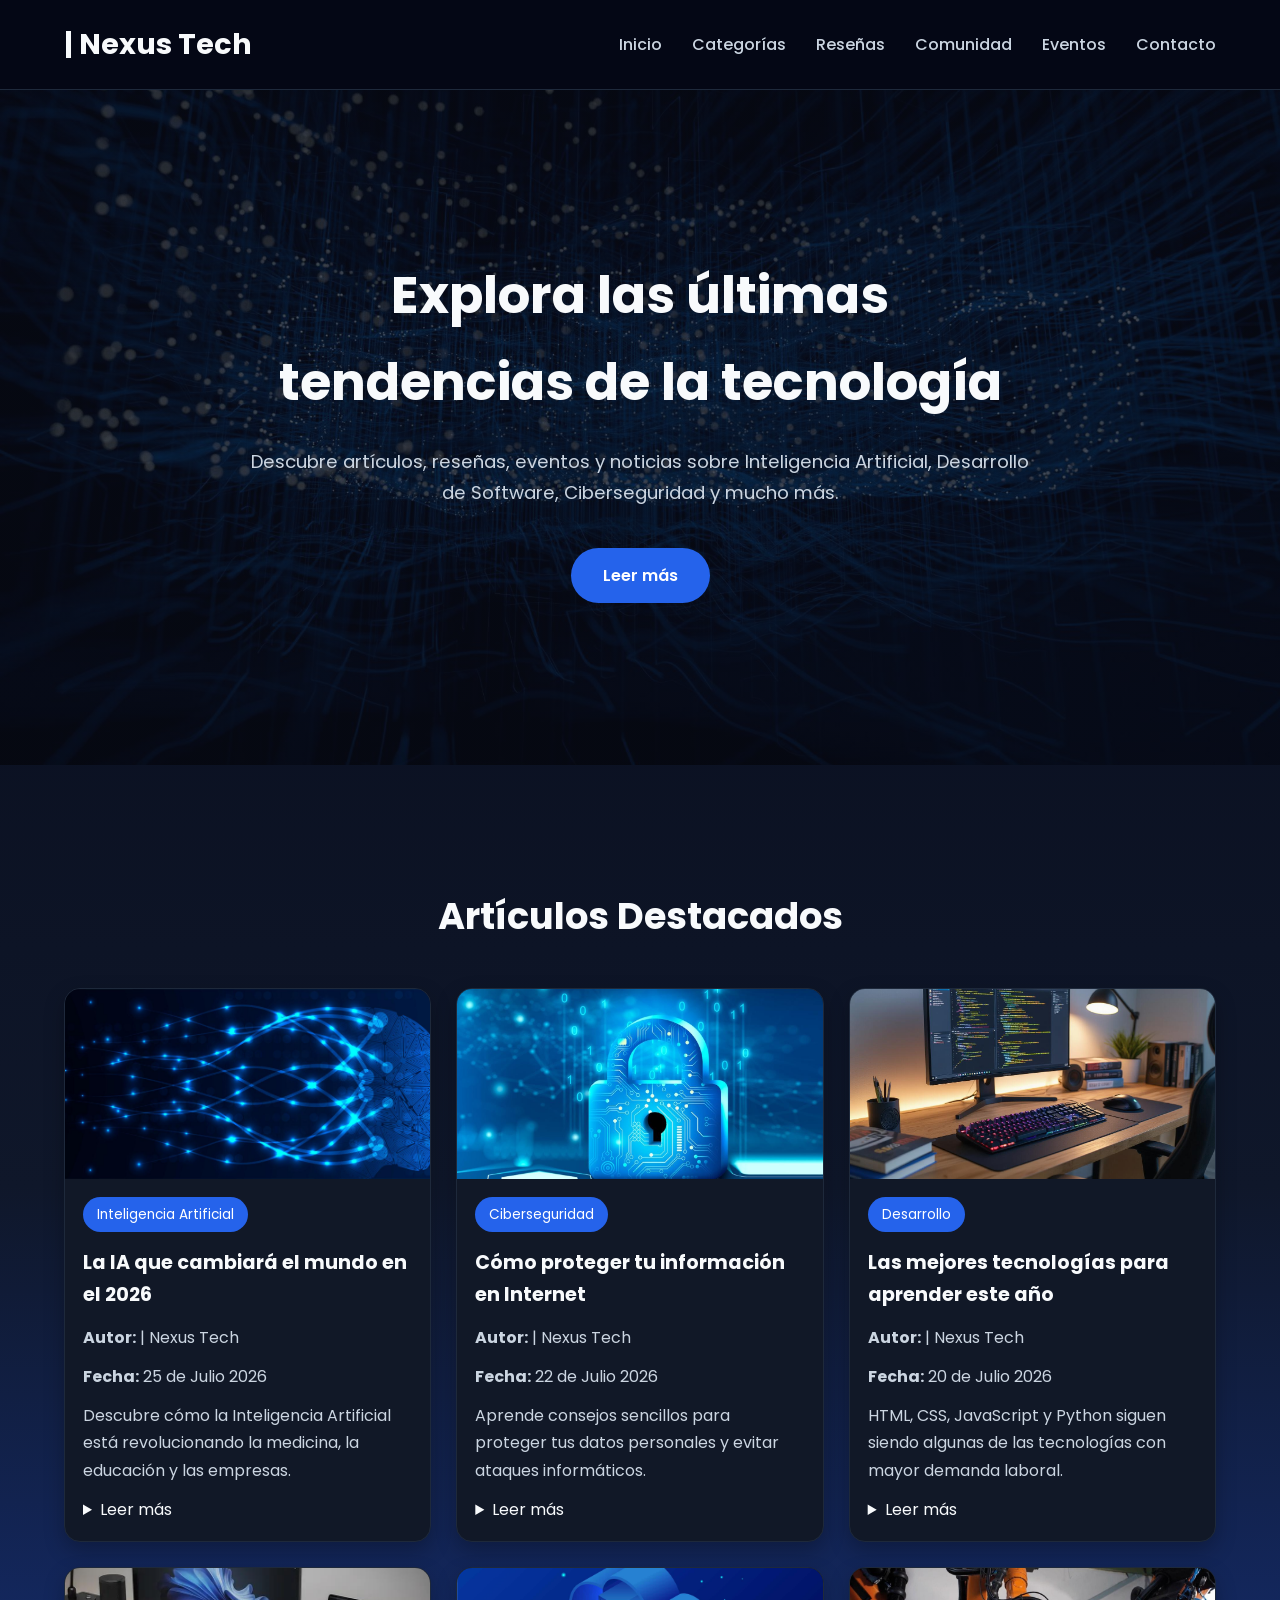
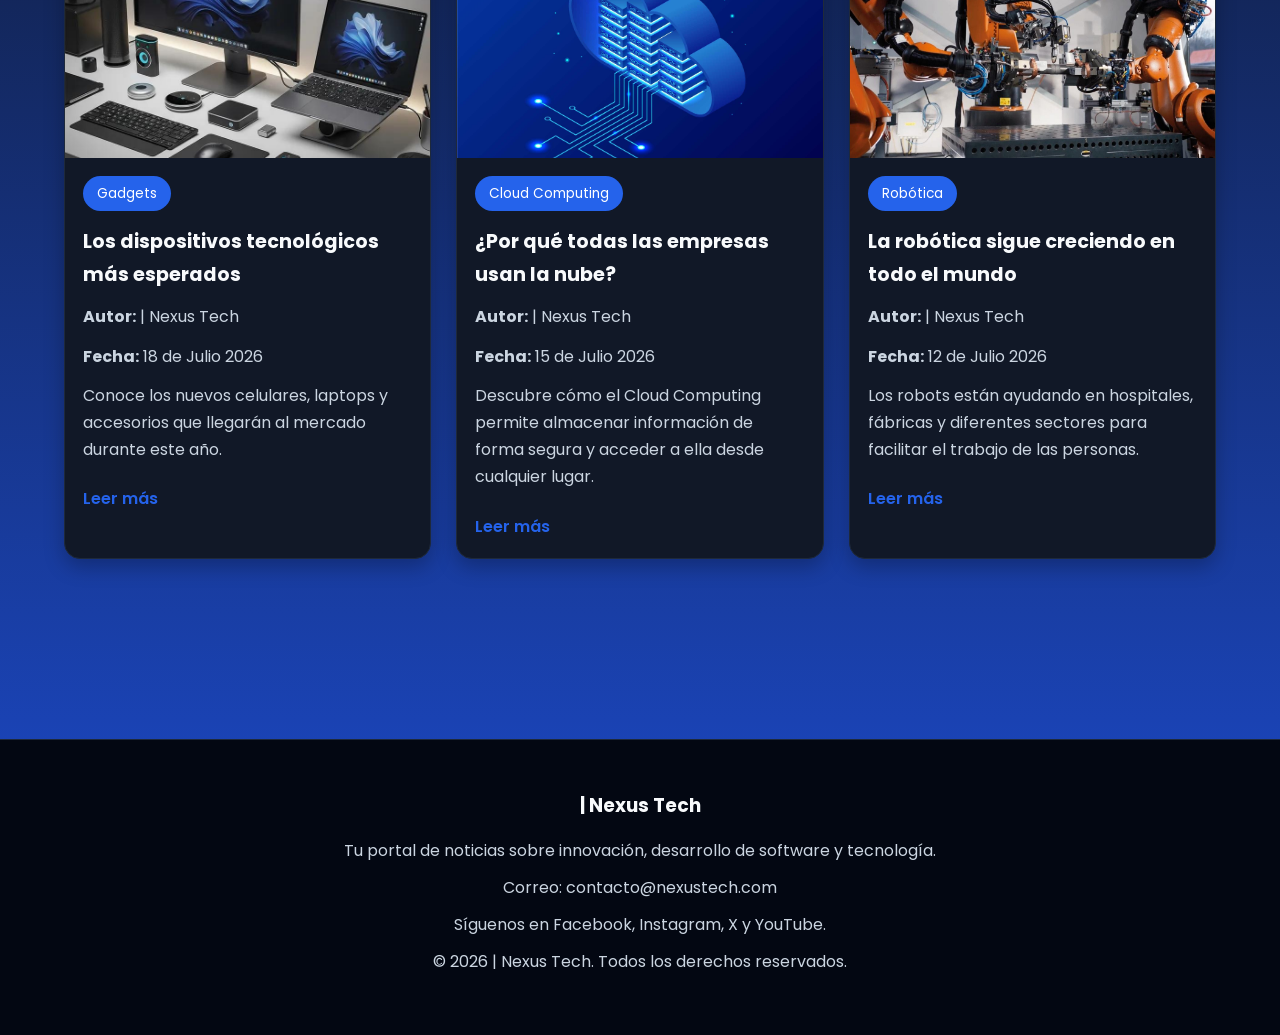
<file: index.html>
<!DOCTYPE html>
<html lang="es">
    <meta charset="UTF-8">
    <meta name="viewport" content="width=device-width, initial-scale=1.0">
    <title>| Nexus Tech - La Transformación Digital</title>
    <link rel="stylesheet" href="assets/css/main.css">
</head>
<body>
    <header class="header">
        <div class="contenedor">
            <div class="logo">
                <h1>| Nexus Tech</h1>
            </div>
            <nav class="menu">
                <ul>
                    <li><a href="index.html">Inicio</a></li>
                    <li><a href="pages/categorias.html">Categorías</a></li>
                    <li><a href="pages/resenas.html">Reseñas</a></li>
                    <li><a href="pages/comunidad.html">Comunidad</a></li>
                    <li><a href="pages/eventos.html">Eventos</a></li>
                    <li><a href="pages/contacto.html">Contacto</a></li>
                </ul>
            </nav>
        </div>
    </header>

    <section class="hero">
        <div class="hero-contenido">
            <h2>Explora las últimas tendencias de la tecnología</h2>
            <p>Descubre artículos, reseñas, eventos y noticias sobre Inteligencia Artificial, Desarrollo de Software, Ciberseguridad y mucho más.</p>
            <a href="pages/categorias.html" class="boton">Leer más</a>
        </div>
    </section>

    <main class="contenedor">
        <section class="articulos">
            <h2>Artículos Destacados</h2>
            <div class="grid-articulos">

                <!-- Tarjeta 1 -->
                <article class="tarjeta">
                    <img src="assets/img/ia.jpg" alt="Inteligencia Artificial">
                    <div class="contenido">
                        <span>Inteligencia Artificial</span>
                        <h3>La IA que cambiará el mundo en el 2026</h3>
                        <p><strong>Autor:</strong> | Nexus Tech</p>
                        <p><strong>Fecha:</strong> 25 de Julio 2026</p>
                        <p>Descubre cómo la Inteligencia Artificial está revolucionando la medicina, la educación y las empresas.</p>
                        <details class="leer-mas">
                            <summary>Leer más</summary>
                            <p class="texto-completo">
                                La Inteligencia Artificial está transformando sectores como la medicina,
                                la educación y la industria. Gracias al aprendizaje automático,
                                hoy es posible analizar grandes cantidades de datos, automatizar procesos
                                y mejorar la toma de decisiones. En Nexus Tech exploramos cómo estas
                                tecnologías seguirán evolucionando durante los próximos años y el impacto
                                que tendrán en nuestra vida diaria.
                            </p>
                        </details>
                    </div>
                </article>

                <!-- Tarjeta 2 -->
                <article class="tarjeta">
                    <img src="assets/img/ciberseguridad.jpg" alt="Ciberseguridad">
                    <div class="contenido">
                        <span>Ciberseguridad</span>
                        <h3>Cómo proteger tu información en Internet</h3>
                        <p><strong>Autor:</strong> | Nexus Tech</p>
                        <p><strong>Fecha:</strong> 22 de Julio 2026</p>
                        <p>Aprende consejos sencillos para proteger tus datos personales y evitar ataques informáticos.</p>
                        <details class="leer-mas">
                            <summary>Leer más</summary>
                            <p class="texto-completo">
                                HTML y CSS siguen siendo el punto de partida para cualquier desarrollador
                                web. Aprender a estructurar correctamente una página y aplicar estilos
                                modernos permite crear sitios rápidos, accesibles y adaptables a cualquier
                                dispositivo. Dominar estas bases facilita aprender tecnologías más avanzadas.
                            </p>
                        </details>
                    </div>
                </article>

                <!-- Tarjeta 3 -->
                <article class="tarjeta">
                    <img src="assets/img/programacion.jpg" alt="Programación">
                    <div class="contenido">
                        <span>Desarrollo</span>
                        <h3>Las mejores tecnologías para aprender este año</h3>
                        <p><strong>Autor:</strong> | Nexus Tech</p>
                        <p><strong>Fecha:</strong> 20 de Julio 2026</p>
                        <p>HTML, CSS, JavaScript y Python siguen siendo algunas de las tecnologías con mayor demanda laboral.</p>
                        <details class="leer-mas">
                            <summary>Leer más</summary>

                            <p class="texto-completo">
                                La ciberseguridad es uno de los pilares más importantes del mundo digital.
                                Utilizar contraseñas seguras, autenticación en dos pasos y reconocer ataques
                                de phishing son prácticas fundamentales para proteger la información personal
                                y empresarial frente a amenazas cada vez más sofisticadas.
                            </p>
                        </details>
                    </div>
                </article>

                    <!-- Tarjeta 4 -->
                <article class="tarjeta">
                    <img src="assets/img/gadgets.jpg" alt="Gadgets">
                    <div class="contenido">
                        <span>Gadgets</span>
                        <h3>Los dispositivos tecnológicos más esperados</h3>
                        <p><strong>Autor:</strong> | Nexus Tech</p>
                        <p><strong>Fecha:</strong> 18 de Julio 2026</p>
                        <p>Conoce los nuevos celulares, laptops y accesorios que llegarán al mercado durante este año.</p>
                        <a href="#">Leer más</a>
                    </div>
                </article>

                <!-- Tarjeta 5 -->
                <article class="tarjeta">
                    <img src="assets/img/cloud.jpg" alt="Cloud Computing">
                    <div class="contenido">
                        <span>Cloud Computing</span>
                        <h3>¿Por qué todas las empresas usan la nube?</h3>
                        <p><strong>Autor:</strong> | Nexus Tech</p>
                        <p><strong>Fecha:</strong> 15 de Julio 2026</p>
                        <p>Descubre cómo el Cloud Computing permite almacenar información de forma segura y acceder a ella desde cualquier lugar.</p>
                        <a href="#">Leer más</a>
                    </div>
                </article>

                <!-- Tarjeta 6 -->
                <article class="tarjeta">
                    <img src="assets/img/robotica.jpg" alt="Robotica">
                    <div class="contenido">
                        <span>Robótica</span>
                        <h3>La robótica sigue creciendo en todo el mundo</h3>
                        <p><strong>Autor:</strong> | Nexus Tech</p>
                        <p><strong>Fecha:</strong> 12 de Julio 2026</p>
                        <p>Los robots están ayudando en hospitales, fábricas y diferentes sectores para facilitar el trabajo de las personas.</p>
                        <a href="#">Leer más</a>
                    </div>
                </article>
            </div>
        </section>
    </main>

    <footer class="footer">
        <div class="contenedor">
            <h3>| Nexus Tech</h3>
            <p>Tu portal de noticias sobre innovación, desarrollo de software y tecnología.</p>
            <p>Correo: contacto@nexustech.com</p>
            <p>Síguenos en Facebook, Instagram, X y YouTube.</p>
            <p>&copy; 2026 | Nexus Tech. Todos los derechos reservados.</p>
        </div>
    </footer>

</body>
</html>
</file>
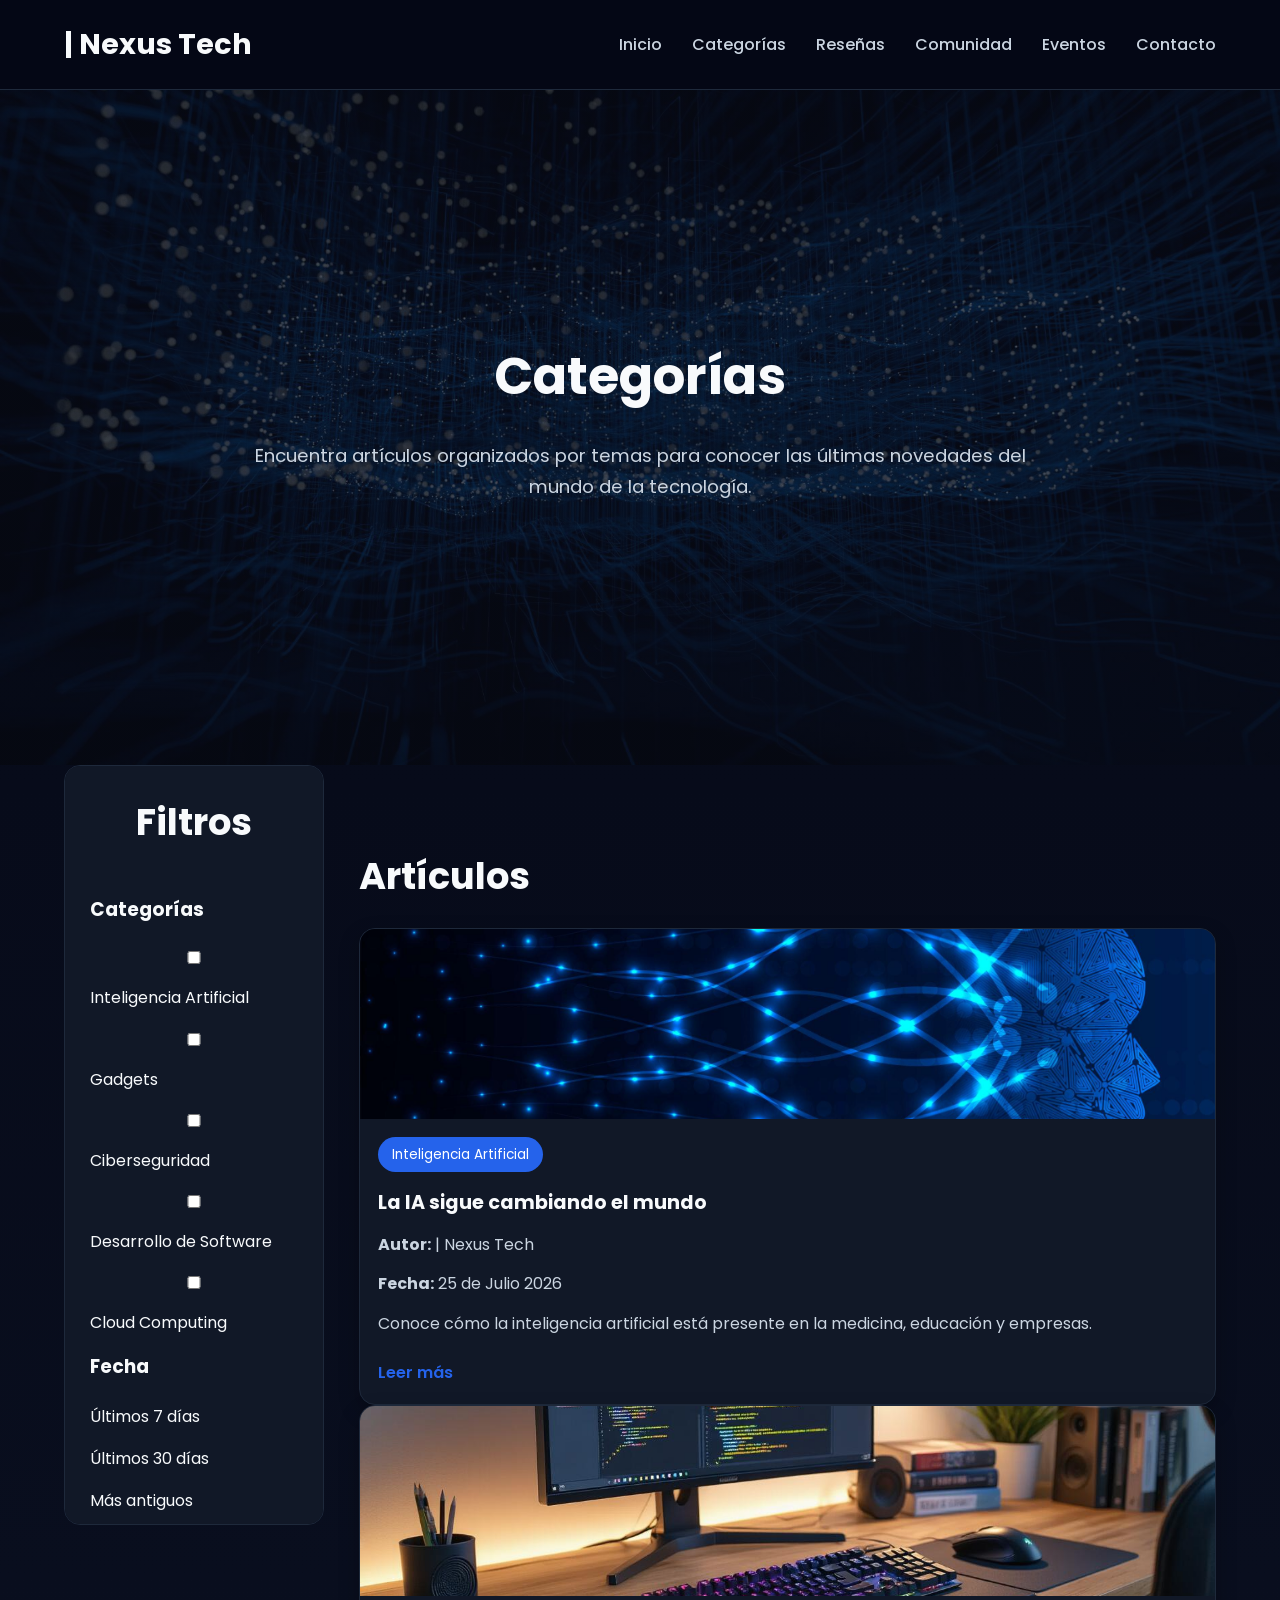
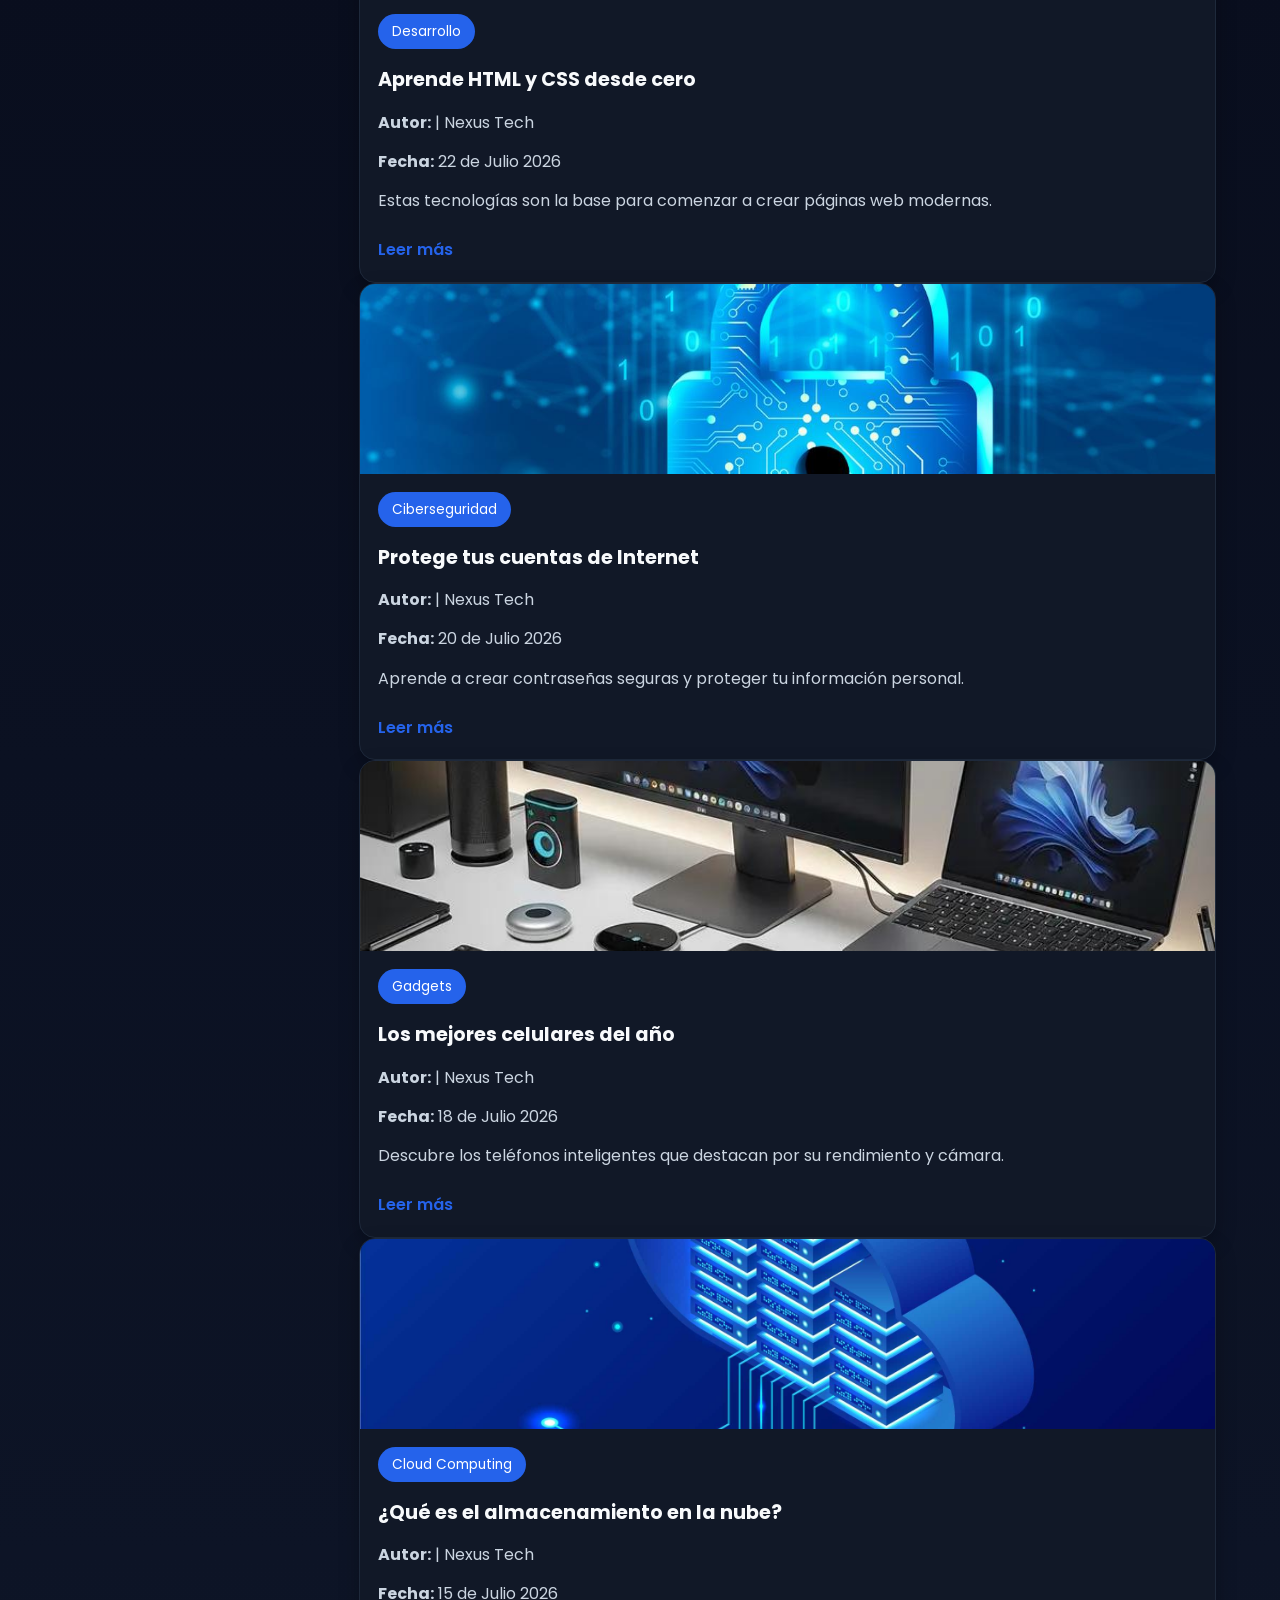
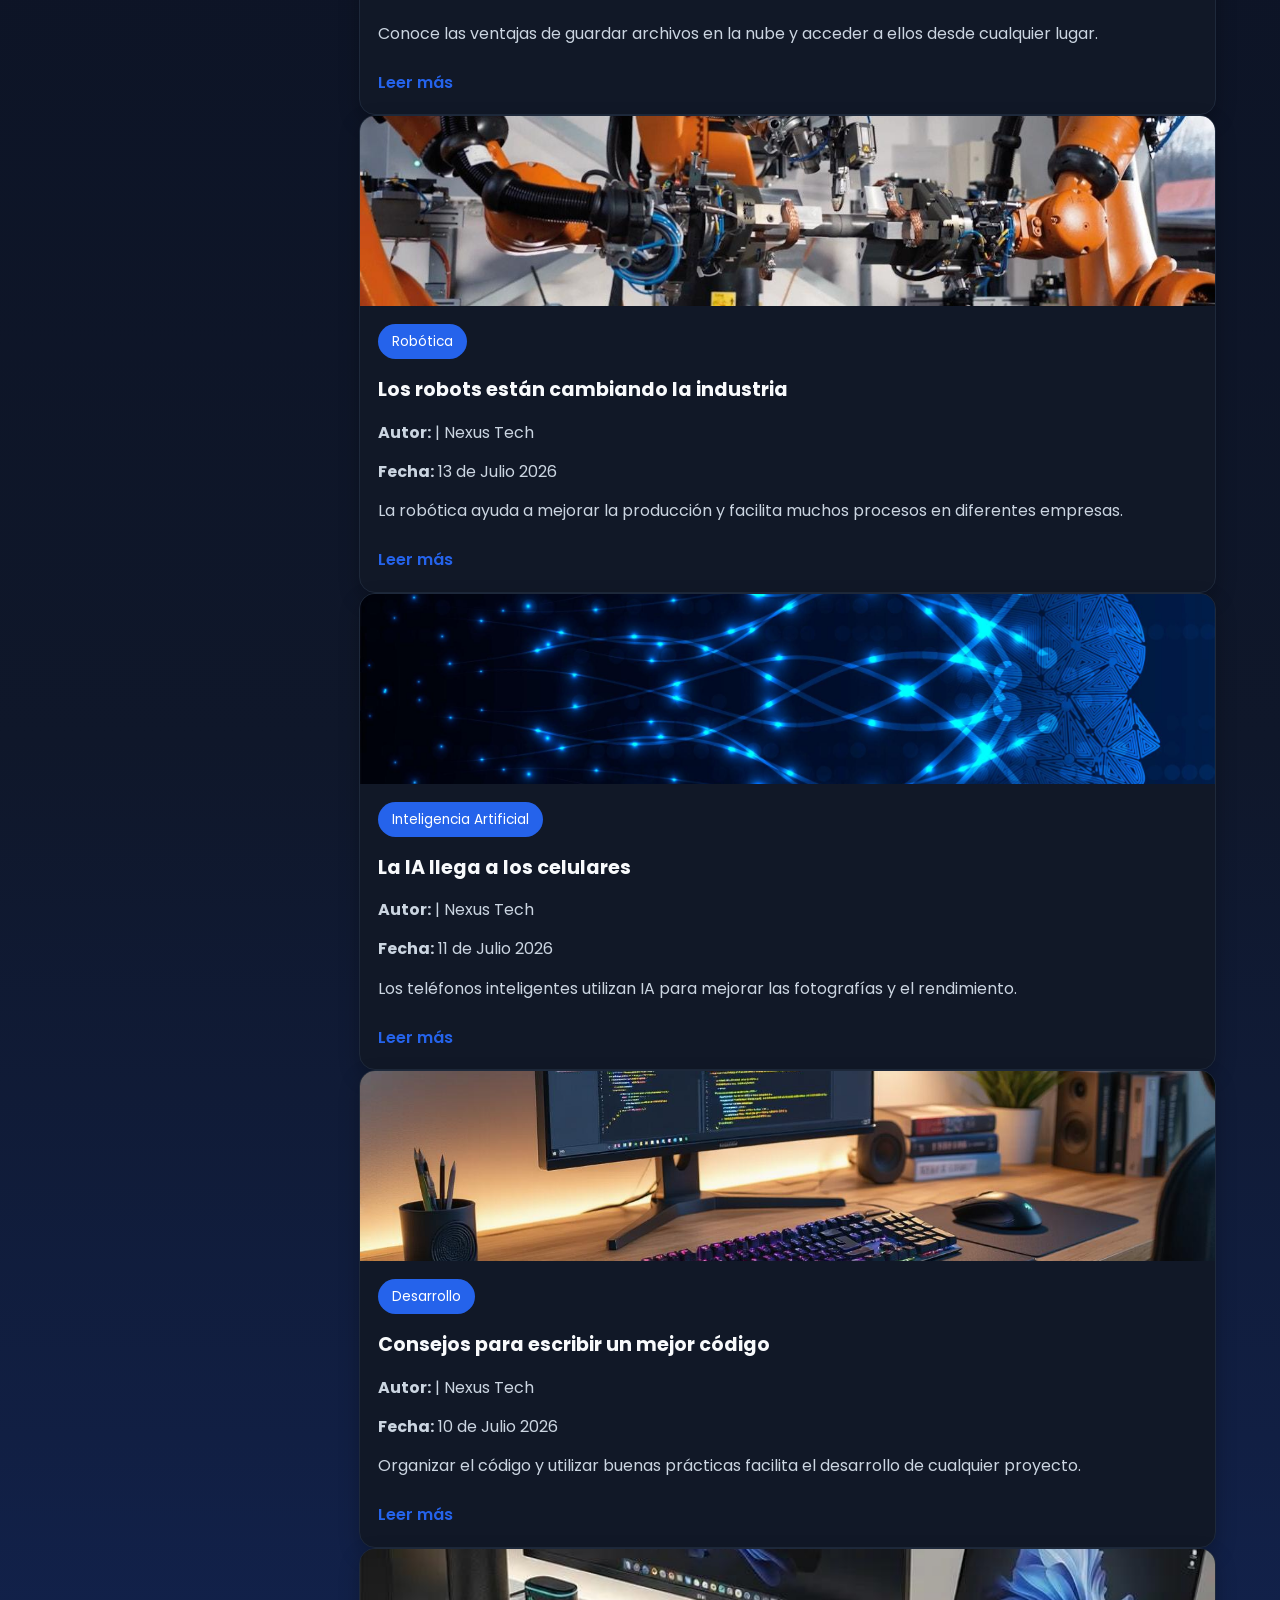
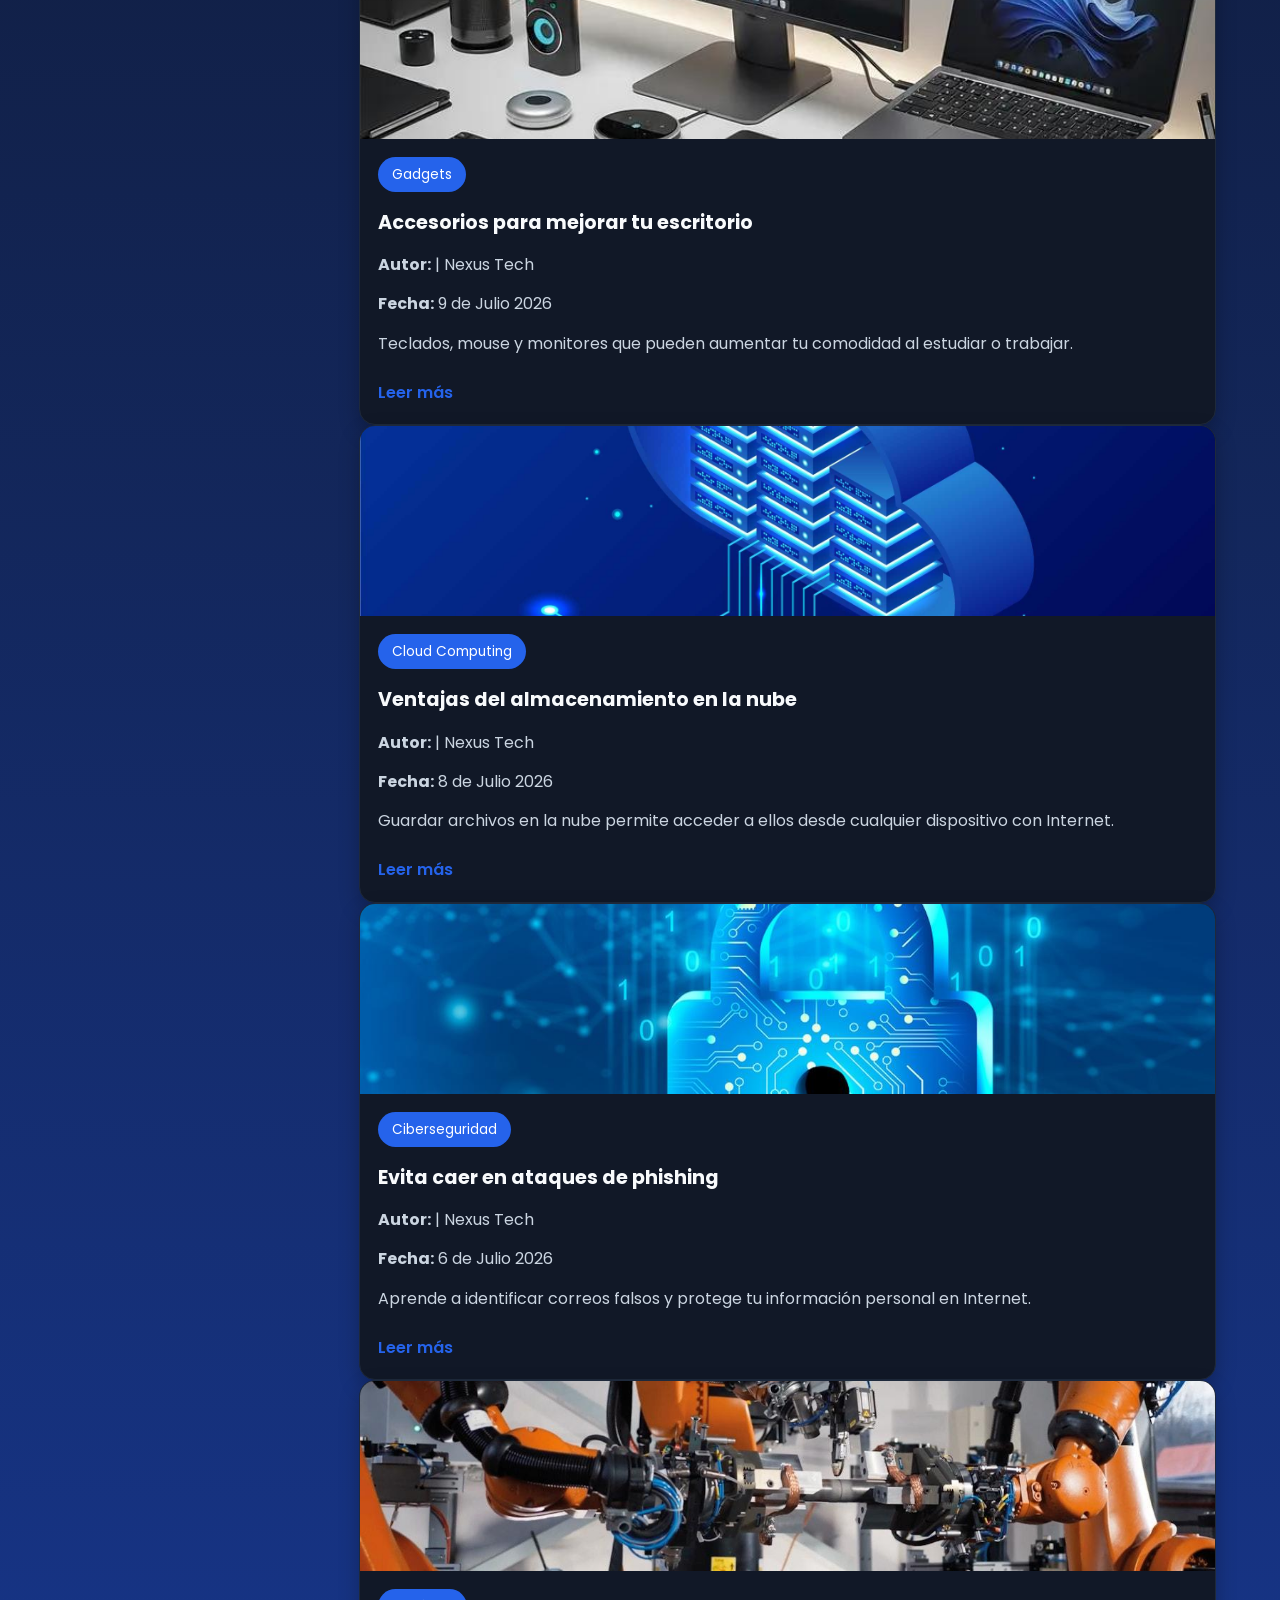
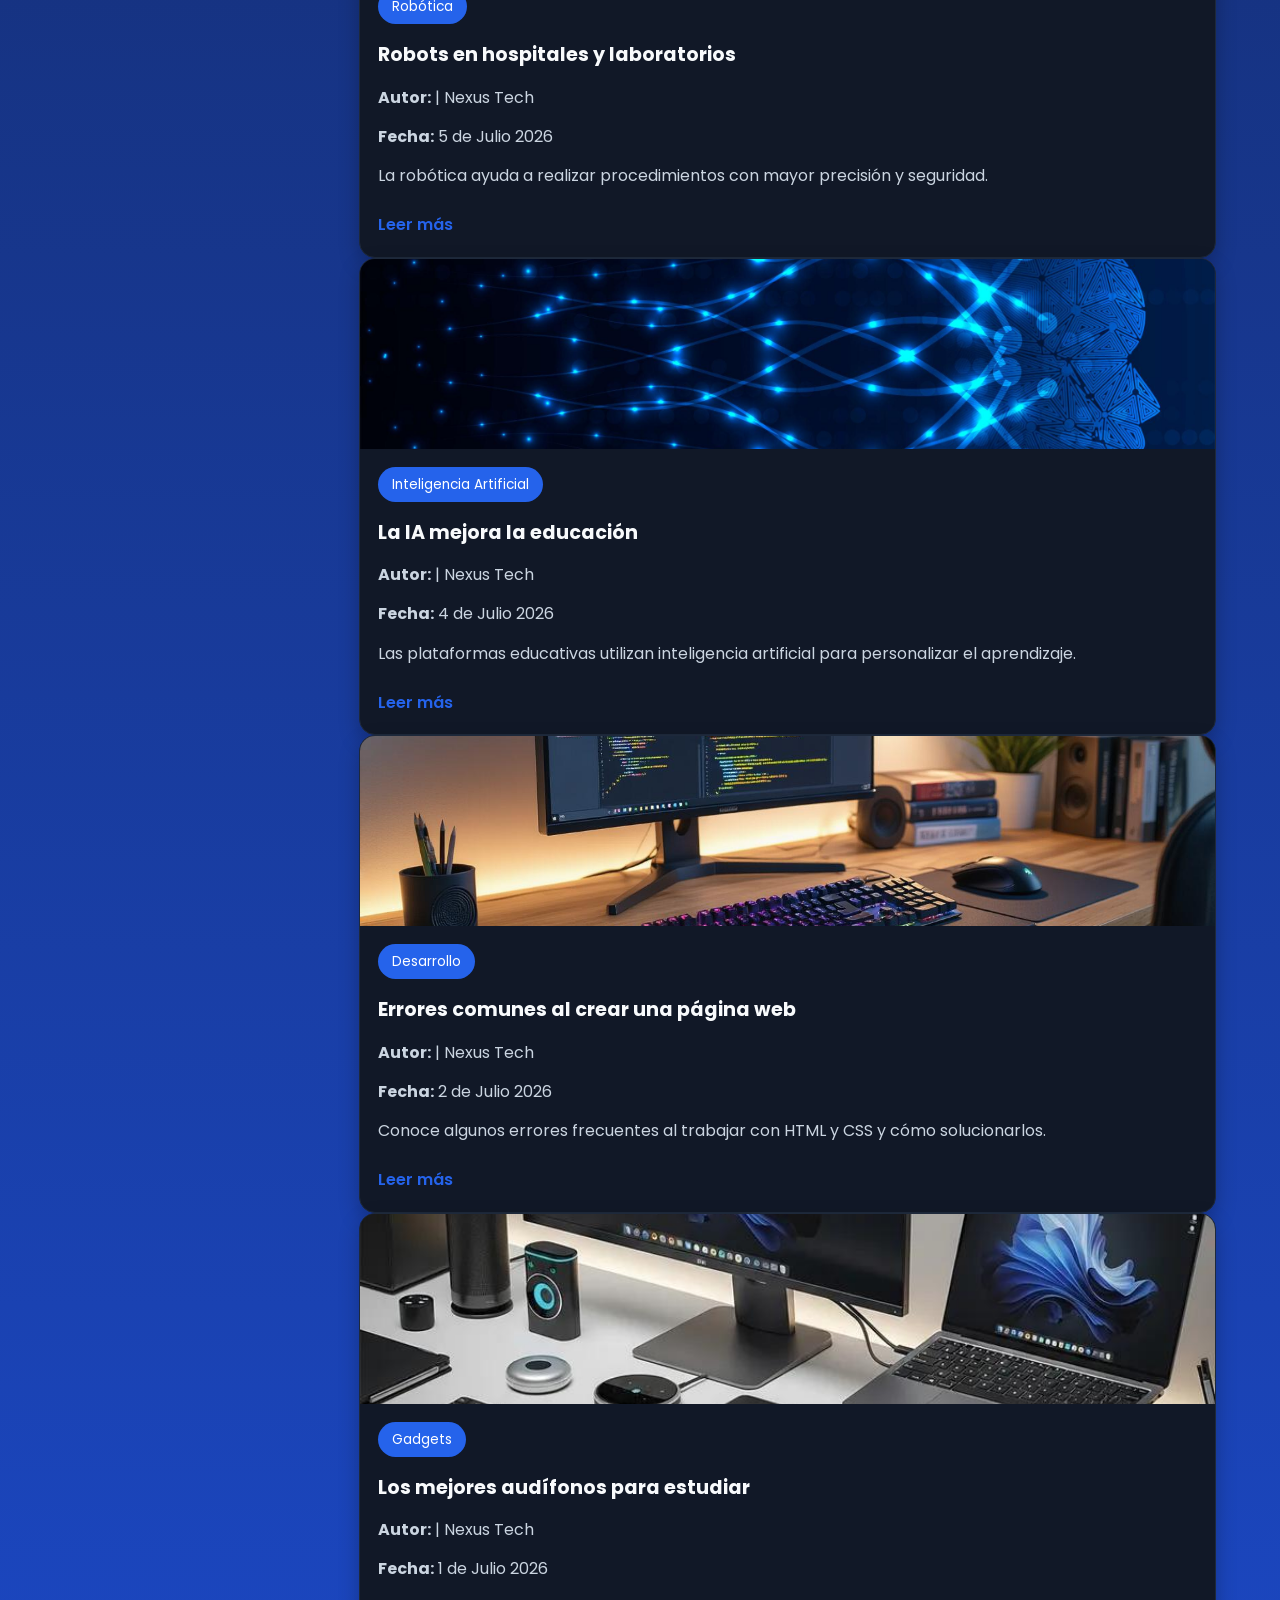
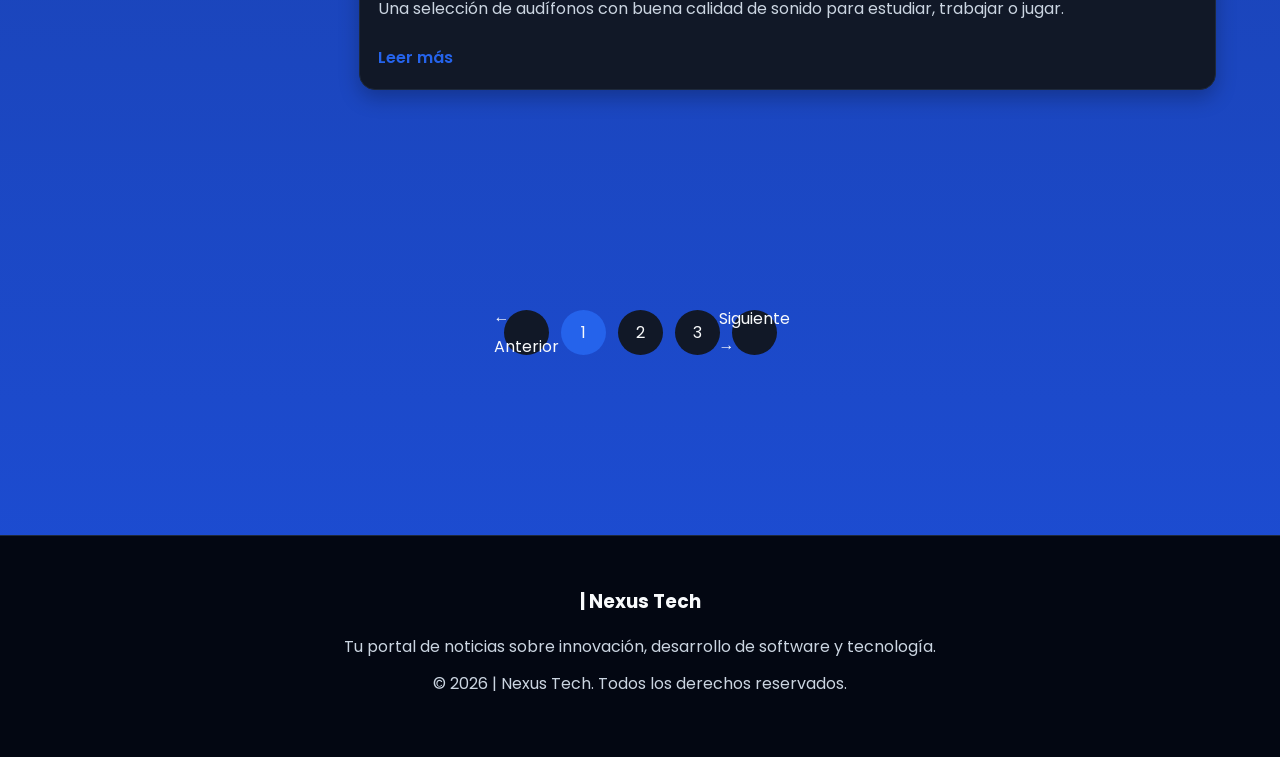
<file: pages/categorias.html>
<!DOCTYPE html>
<html lang="es">
<head>
    <meta charset="UTF-8">
    <meta name="viewport" content="width=device-width, initial-scale=1.0">
    <title>| Nexus Tech - Categorías</title>
    <link rel="stylesheet" href="../assets/css/main.css">
</head>
<body>
    <header class="header">
        <div class="contenedor">
            <div class="logo">
                <h1>| Nexus Tech</h1>
            </div>
            <nav class="menu">
                <ul>
                    <li><a href="../index.html">Inicio</a></li>
                    <li><a href="categorias.html">Categorías</a></li>
                    <li><a href="resenas.html">Reseñas</a></li>
                    <li><a href="comunidad.html">Comunidad</a></li>
                    <li><a href="eventos.html">Eventos</a></li>
                    <li><a href="contacto.html">Contacto</a></li>
                </ul>
            </nav>
        </div>
    </header>

    <!--TITULO 8:39 -->
    <section class="hero">
        <div class="hero-contenido">
            <h2>Categorías</h2>
            <p>Encuentra artículos organizados por temas para conocer las últimas novedades del mundo de la tecnología.</p>
        </div>
    </section>
    <main class="contenedor">
        <div class="contenido-categorias">

            <aside class="filtros">
                <h2>Filtros</h2>
                <h3>Categorías</h3>
                <ul>
                    <li><input type="checkbox">Inteligencia Artificial</li>
                    <li><input type="checkbox">Gadgets</li>
                    <li><input type="checkbox">Ciberseguridad</li>
                    <li><input type="checkbox">Desarrollo de Software</li>
                    <li> <input type="checkbox">Cloud Computing</li>
                </ul>
                <h3>Fecha</h3>
                <ul>
                    <li>Últimos 7 días</li>
                    <li>Últimos 30 días</li>
                    <li>Más antiguos</li>
                </ul>
            </aside>

            <!--ARTÍCULOS 9:0 -->
            <section class="lista-articulos">
                <h2>Artículos</h2>
                <div class="grid-categorias categorias-grid"></div>

                    <!-- Tarjeta 1 -->
                    <article class="tarjeta">
                        <img src="../assets/img/ia.jpg" alt="IA">
                        <div class="contenido">
                            <span>Inteligencia Artificial</span>
                            <h3>La IA sigue cambiando el mundo</h3>
                            <p><strong>Autor:</strong> | Nexus Tech</p>
                            <p><strong>Fecha:</strong> 25 de Julio 2026</p>
                            <p>Conoce cómo la inteligencia artificial está presente en la medicina, educación y empresas.</p>
                            <a href="#">Leer más</a>
                        </div>
                    </article>

                    <!-- Tarjeta 2 -->
                    <article class="tarjeta">
                        <img src="../assets/img/programacion.jpg" alt="Programación">
                        <div class="contenido">
                            <span>Desarrollo</span>
                            <h3>Aprende HTML y CSS desde cero</h3>
                            <p><strong>Autor:</strong> | Nexus Tech</p>
                            <p><strong>Fecha:</strong> 22 de Julio 2026</p>
                            <p>Estas tecnologías son la base para comenzar a crear páginas web modernas.</p>
                            <a href="#">Leer más</a>
                        </div>
                    </article>

                    <!-- Tarjeta 3 -->
                    <article class="tarjeta">
                        <img src="../assets/img/ciberseguridad.jpg" alt="Ciberseguridad">
                        <div class="contenido">
                            <span>Ciberseguridad</span>
                            <h3>Protege tus cuentas de Internet</h3>
                            <p><strong>Autor:</strong> | Nexus Tech</p>
                            <p><strong>Fecha:</strong> 20 de Julio 2026</p>
                            <p>Aprende a crear contraseñas seguras y proteger tu información personal.</p>
                            <a href="#">Leer más</a>
                        </div>
                    </article>

                    <!-- Tarjeta 4 -->
                    <article class="tarjeta">
                        <img src="../assets/img/gadgets.jpg" alt="Gadgets">
                        <div class="contenido">
                            <span>Gadgets</span>
                            <h3>Los mejores celulares del año</h3>
                            <p><strong>Autor:</strong> | Nexus Tech</p>
                            <p><strong>Fecha:</strong> 18 de Julio 2026</p>
                            <p>Descubre los teléfonos inteligentes que destacan por su rendimiento y cámara.</p>
                            <a href="#">Leer más</a>
                        </div>
                    </article>

                    <!-- Tarjeta 5 -->
                    <article class="tarjeta">
                        <img src="../assets/img/cloud.jpg" alt="Cloud">
                        <div class="contenido">
                            <span>Cloud Computing</span>
                            <h3>¿Qué es el almacenamiento en la nube?</h3>
                            <p><strong>Autor:</strong> | Nexus Tech</p>
                            <p><strong>Fecha:</strong> 15 de Julio 2026</p>
                            <p>Conoce las ventajas de guardar archivos en la nube y acceder a ellos desde cualquier lugar.</p>
                            <a href="#">Leer más</a>
                        </div>
                    </article>

                     <!-- Tarjeta 6 -->
                    <article class="tarjeta">
                        <img src="../assets/img/robotica.jpg" alt="Robotica">
                        <div class="contenido">
                            <span>Robótica</span>
                            <h3>Los robots están cambiando la industria</h3>
                            <p><strong>Autor:</strong> | Nexus Tech</p>
                            <p><strong>Fecha:</strong> 13 de Julio 2026</p>
                            <p>La robótica ayuda a mejorar la producción y facilita muchos procesos en diferentes empresas.</p>
                            <a href="#">Leer más</a>
                        </div>
                    </article>

                    <!-- Tarjeta 7 -->
                    <article class="tarjeta">
                        <img src="../assets/img/ia.jpg" alt="Inteligencia Artificial">
                        <div class="contenido">
                            <span>Inteligencia Artificial</span>
                            <h3>La IA llega a los celulares</h3>
                            <p><strong>Autor:</strong> | Nexus Tech</p>
                            <p><strong>Fecha:</strong> 11 de Julio 2026</p>
                            <p>Los teléfonos inteligentes utilizan IA para mejorar las fotografías y el rendimiento.</p>
                            <a href="#">Leer más</a>
                        </div>
                    </article>

                    <!-- Tarjeta 8 -->
                    <article class="tarjeta">
                        <img src="../assets/img/programacion.jpg" alt="Programación">
                        <div class="contenido">
                            <span>Desarrollo</span>
                            <h3>Consejos para escribir un mejor código</h3>
                            <p><strong>Autor:</strong> | Nexus Tech</p>
                            <p><strong>Fecha:</strong> 10 de Julio 2026</p>
                            <p>Organizar el código y utilizar buenas prácticas facilita el desarrollo de cualquier proyecto.</p>
                            <a href="#">Leer más</a>
                        </div>
                    </article>

                    <!-- Tarjeta 9 -->
                    <article class="tarjeta">
                        <img src="../assets/img/gadgets.jpg" alt="Gadgets">
                        <div class="contenido">
                            <span>Gadgets</span>
                            <h3>Accesorios para mejorar tu escritorio</h3>
                            <p><strong>Autor:</strong> | Nexus Tech</p>
                            <p><strong>Fecha:</strong> 9 de Julio 2026</p>
                            <p>Teclados, mouse y monitores que pueden aumentar tu comodidad al estudiar o trabajar.</p>
                            <a href="#">Leer más</a>
                        </div>
                    </article>

                    <!-- Tarjeta 10 -->
                    <article class="tarjeta">
                        <img src="../assets/img/cloud.jpg" alt="Cloud Computing">
                        <div class="contenido">
                            <span>Cloud Computing</span>
                            <h3>Ventajas del almacenamiento en la nube</h3>
                            <p><strong>Autor:</strong> | Nexus Tech</p>
                            <p><strong>Fecha:</strong> 8 de Julio 2026</p>
                            <p>Guardar archivos en la nube permite acceder a ellos desde cualquier dispositivo con Internet.</p>
                            <a href="#">Leer más</a>
                        </div>
                    </article>

                    <!-- Tarjeta 11 -->
                    <article class="tarjeta">
                        <img src="../assets/img/ciberseguridad.jpg" alt="Ciberseguridad">
                        <div class="contenido">
                            <span>Ciberseguridad</span>
                            <h3>Evita caer en ataques de phishing</h3>
                            <p><strong>Autor:</strong> | Nexus Tech</p>
                            <p><strong>Fecha:</strong> 6 de Julio 2026</p>
                            <p>Aprende a identificar correos falsos y protege tu información personal en Internet.</p>
                            <a href="#">Leer más</a>
                        </div>
                    </article>

                    <!-- Tarjeta 12 -->
                    <article class="tarjeta">
                        <img src="../assets/img/robotica.jpg" alt="Robotica">
                        <div class="contenido">
                            <span>Robótica</span>
                            <h3>Robots en hospitales y laboratorios</h3>
                            <p><strong>Autor:</strong> | Nexus Tech</p>
                            <p><strong>Fecha:</strong> 5 de Julio 2026</p>
                            <p>La robótica ayuda a realizar procedimientos con mayor precisión y seguridad.</p>
                            <a href="#">Leer más</a>
                        </div>
                    </article>

                    <!-- Tarjeta 13 -->
                    <article class="tarjeta">
                        <img src="../assets/img/ia.jpg" alt="Inteligencia Artificial">
                        <div class="contenido">
                            <span>Inteligencia Artificial</span>
                            <h3>La IA mejora la educación</h3>
                            <p><strong>Autor:</strong> | Nexus Tech</p>
                            <p><strong>Fecha:</strong> 4 de Julio 2026</p>
                            <p>Las plataformas educativas utilizan inteligencia artificial para personalizar el aprendizaje.</p>
                            <a href="#">Leer más</a>
                        </div>
                    </article>

                    <!-- Tarjeta 14 -->
                    <article class="tarjeta">
                        <img src="../assets/img/programacion.jpg" alt="Programación">
                        <div class="contenido">
                            <span>Desarrollo</span>
                            <h3>Errores comunes al crear una página web</h3>
                            <p><strong>Autor:</strong> | Nexus Tech</p>
                            <p><strong>Fecha:</strong> 2 de Julio 2026</p>
                            <p>Conoce algunos errores frecuentes al trabajar con HTML y CSS y cómo solucionarlos.</p>
                            <a href="#">Leer más</a>
                        </div>
                    </article>

                    <!-- Tarjeta 15 -->
                    <article class="tarjeta">
                        <img src="../assets/img/gadgets.jpg" alt="Gadgets">
                        <div class="contenido">
                            <span>Gadgets</span>
                            <h3>Los mejores audífonos para estudiar</h3>
                            <p><strong>Autor:</strong> | Nexus Tech</p>
                            <p><strong>Fecha:</strong> 1 de Julio 2026</p>
                            <p>Una selección de audífonos con buena calidad de sonido para estudiar, trabajar o jugar.</p>
                            <a href="#">Leer más</a>
                        </div>
                    </article>
                                    </div>
            </section>

            <!-- Paginación -->
             <section class="paginacion">

                <a href="#">← Anterior</a>

                <a href="#" class="activo">1</a>

                <a href="#">2</a>

                <a href="#">3</a>

                <a href="#">Siguiente →</a>

            </section>

        </div>
    </main>

    <footer class="footer">
        <div class="contenedor">
            <h3>| Nexus Tech</h3>
            <p>Tu portal de noticias sobre innovación, desarrollo de software y tecnología.</p>
            <p>&copy; 2026 | Nexus Tech. Todos los derechos reservados.</p>
        </div>
    </footer>

</body>
</html>
</file>
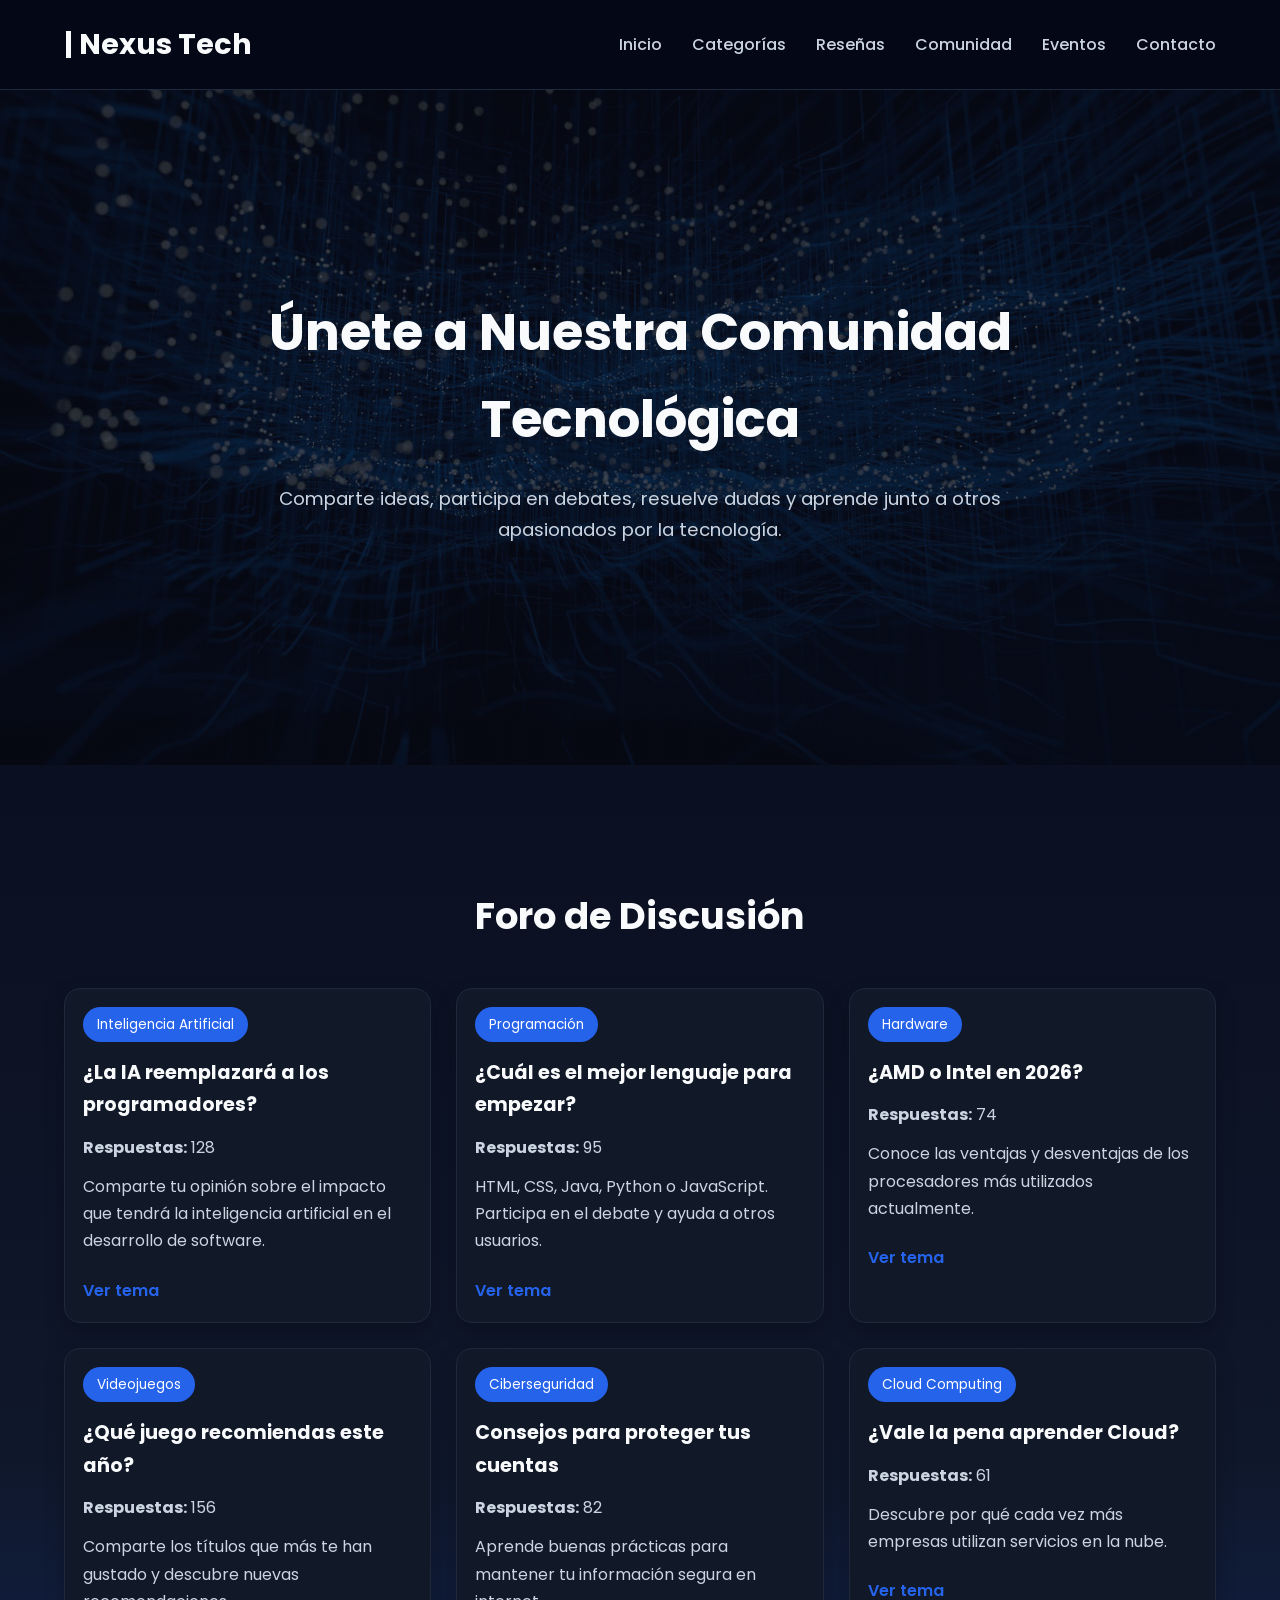
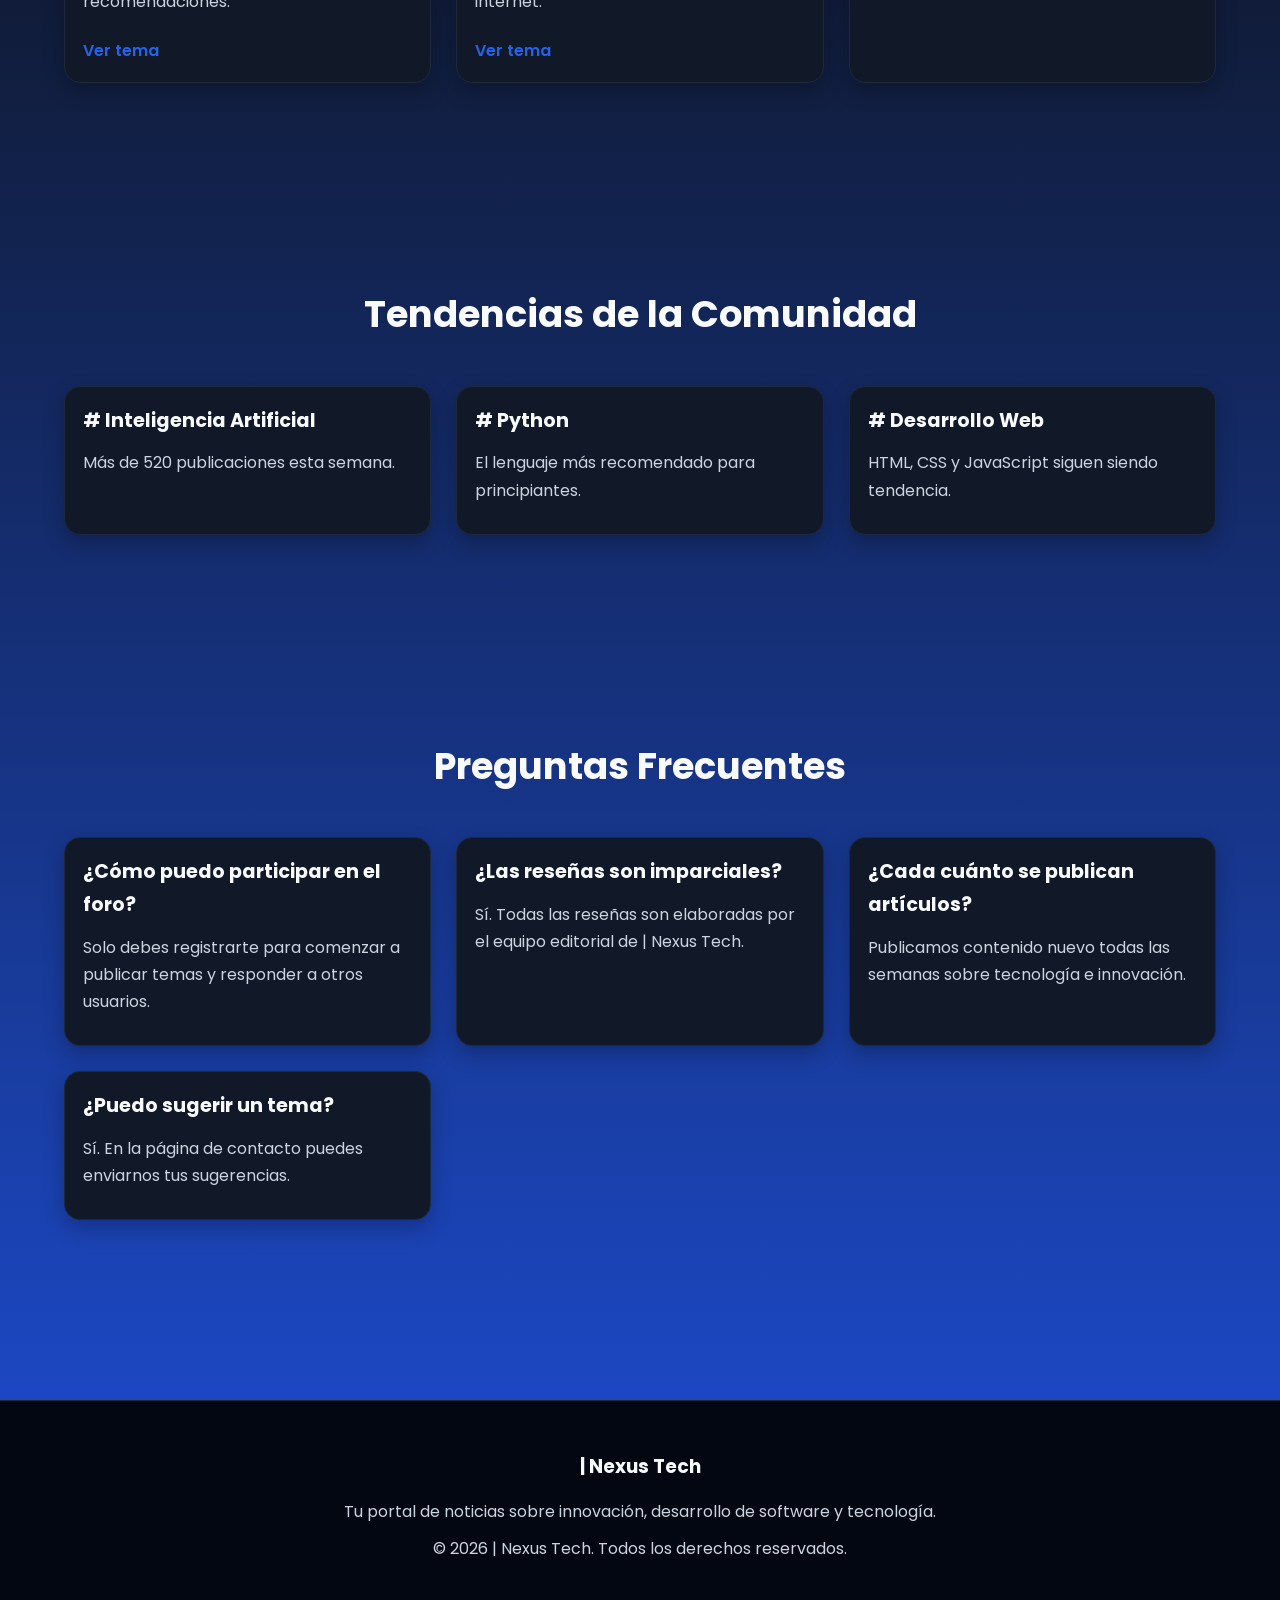
<file: pages/comunidad.html>
<!DOCTYPE html>
<html lang="es">
<head>
    <meta charset="UTF-8">
    <meta name="viewport" content="width=device-width, initial-scale=1.0">
    <title>Comunidad | Nexus Tech</title>
    <link rel="stylesheet" href="../assets/css/main.css">
</head>
<body>
    <header class="header">
        <div class="contenedor">
            <div class="logo">
                <h1>| Nexus Tech</h1>
            </div>
            <nav class="menu">
                <ul>
                    <li><a href="../index.html">Inicio</a></li>
                    <li><a href="categorias.html">Categorías</a></li>
                    <li><a href="resenas.html">Reseñas</a></li>
                    <li><a href="comunidad.html">Comunidad</a></li>
                    <li><a href="eventos.html">Eventos</a></li>
                    <li><a href="contacto.html">Contacto</a></li>
                </ul>
            </nav>
        </div>
    </header>
    <section class="hero">
        <div class="hero-contenido">
            <h2>Únete a Nuestra Comunidad Tecnológica</h2>
            <p>Comparte ideas, participa en debates, resuelve dudas y aprende junto a otros apasionados por la tecnología.</p>
        </div>
    </section>

    <main class="contenedor">
        <section class="articulos">
            <h2>Foro de Discusión</h2>
            <div class="grid-articulos">

          <!-- Tema 1 -->
<article class="tarjeta">
    <div class="contenido">
        <span>Inteligencia Artificial</span>
        <h3>¿La IA reemplazará a los programadores?</h3>
        <p><strong>Respuestas:</strong> 128</p>
        <p>Comparte tu opinión sobre el impacto que tendrá la inteligencia artificial en el desarrollo de software.</p>
        <a href="#">Ver tema</a>
    </div>
</article>

<!-- Tema 2 -->
<article class="tarjeta">
    <div class="contenido">
        <span>Programación</span>
        <h3>¿Cuál es el mejor lenguaje para empezar?</h3>
        <p><strong>Respuestas:</strong> 95</p>
        <p>HTML, CSS, Java, Python o JavaScript. Participa en el debate y ayuda a otros usuarios.</p>
        <a href="#">Ver tema</a>
    </div>
</article>

<!-- Tema 3 -->
<article class="tarjeta">
    <div class="contenido">
        <span>Hardware</span>
        <h3>¿AMD o Intel en 2026?</h3>
        <p><strong>Respuestas:</strong> 74</p>
        <p>Conoce las ventajas y desventajas de los procesadores más utilizados actualmente.</p>
        <a href="#">Ver tema</a>
    </div>
</article>

<!-- Tema 4 -->
<article class="tarjeta">
    <div class="contenido">
        <span>Videojuegos</span>
        <h3>¿Qué juego recomiendas este año?</h3>
        <p><strong>Respuestas:</strong> 156</p>
        <p>Comparte los títulos que más te han gustado y descubre nuevas recomendaciones.</p>
        <a href="#">Ver tema</a>
    </div>
</article>

<!-- Tema 5 -->
<article class="tarjeta">
    <div class="contenido">
        <span>Ciberseguridad</span>
        <h3>Consejos para proteger tus cuentas</h3>
        <p><strong>Respuestas:</strong> 82</p>
        <p>Aprende buenas prácticas para mantener tu información segura en internet.</p>
        <a href="#">Ver tema</a>
    </div>
</article>

<!-- Tema 6 -->
<article class="tarjeta">
    <div class="contenido">
        <span>Cloud Computing</span>
        <h3>¿Vale la pena aprender Cloud?</h3>
        <p><strong>Respuestas:</strong> 61</p>
        <p>Descubre por qué cada vez más empresas utilizan servicios en la nube.</p>
        <a href="#">Ver tema</a>
    </div>
</article>

</div>

</section>

<!--TENDENCIAS 1:26 -->
<section class="articulos">
    <h2>Tendencias de la Comunidad</h2>
    <div class="grid-articulos">
        <article class="tarjeta">
            <div class="contenido">
                <h3># Inteligencia Artificial</h3>
                <p>Más de 520 publicaciones esta semana.</p>
            </div>
        </article>

        <article class="tarjeta">
            <div class="contenido">
                <h3># Python</h3>
                <p>El lenguaje más recomendado para principiantes.</p>
            </div>
        </article>

        <article class="tarjeta">
            <div class="contenido">
                <h3># Desarrollo Web</h3>
                <p>HTML, CSS y JavaScript siguen siendo tendencia.</p>
            </div>
        </article>
    </div>
</section>


<section class="articulos">
    <h2>Preguntas Frecuentes</h2>
    <div class="grid-articulos">
        <article class="tarjeta">
            <div class="contenido">
                <h3>¿Cómo puedo participar en el foro?</h3>
                <p>Solo debes registrarte para comenzar a publicar temas y responder a otros usuarios.</p>
            </div>
        </article>

        <article class="tarjeta">
            <div class="contenido">
                <h3>¿Las reseñas son imparciales?</h3>
                <p>Sí. Todas las reseñas son elaboradas por el equipo editorial de | Nexus Tech.</p>
            </div>
        </article>

        <article class="tarjeta">
            <div class="contenido">
                <h3>¿Cada cuánto se publican artículos?</h3>
                <p>Publicamos contenido nuevo todas las semanas sobre tecnología e innovación.</p>
            </div>
        </article>

        <article class="tarjeta">
            <div class="contenido">
                <h3>¿Puedo sugerir un tema?</h3>
                <p>Sí. En la página de contacto puedes enviarnos tus sugerencias.</p>
            </div>

        </article>
    </div>
</section>
</main>

<footer class="footer">
    <div class="contenedor">
        <h3>| Nexus Tech</h3>
        <p>Tu portal de noticias sobre innovación, desarrollo de software y tecnología.</p>
        <p>&copy; 2026 | Nexus Tech. Todos los derechos reservados.</p>
    </div>
</footer>
</body>
</html>
</file>
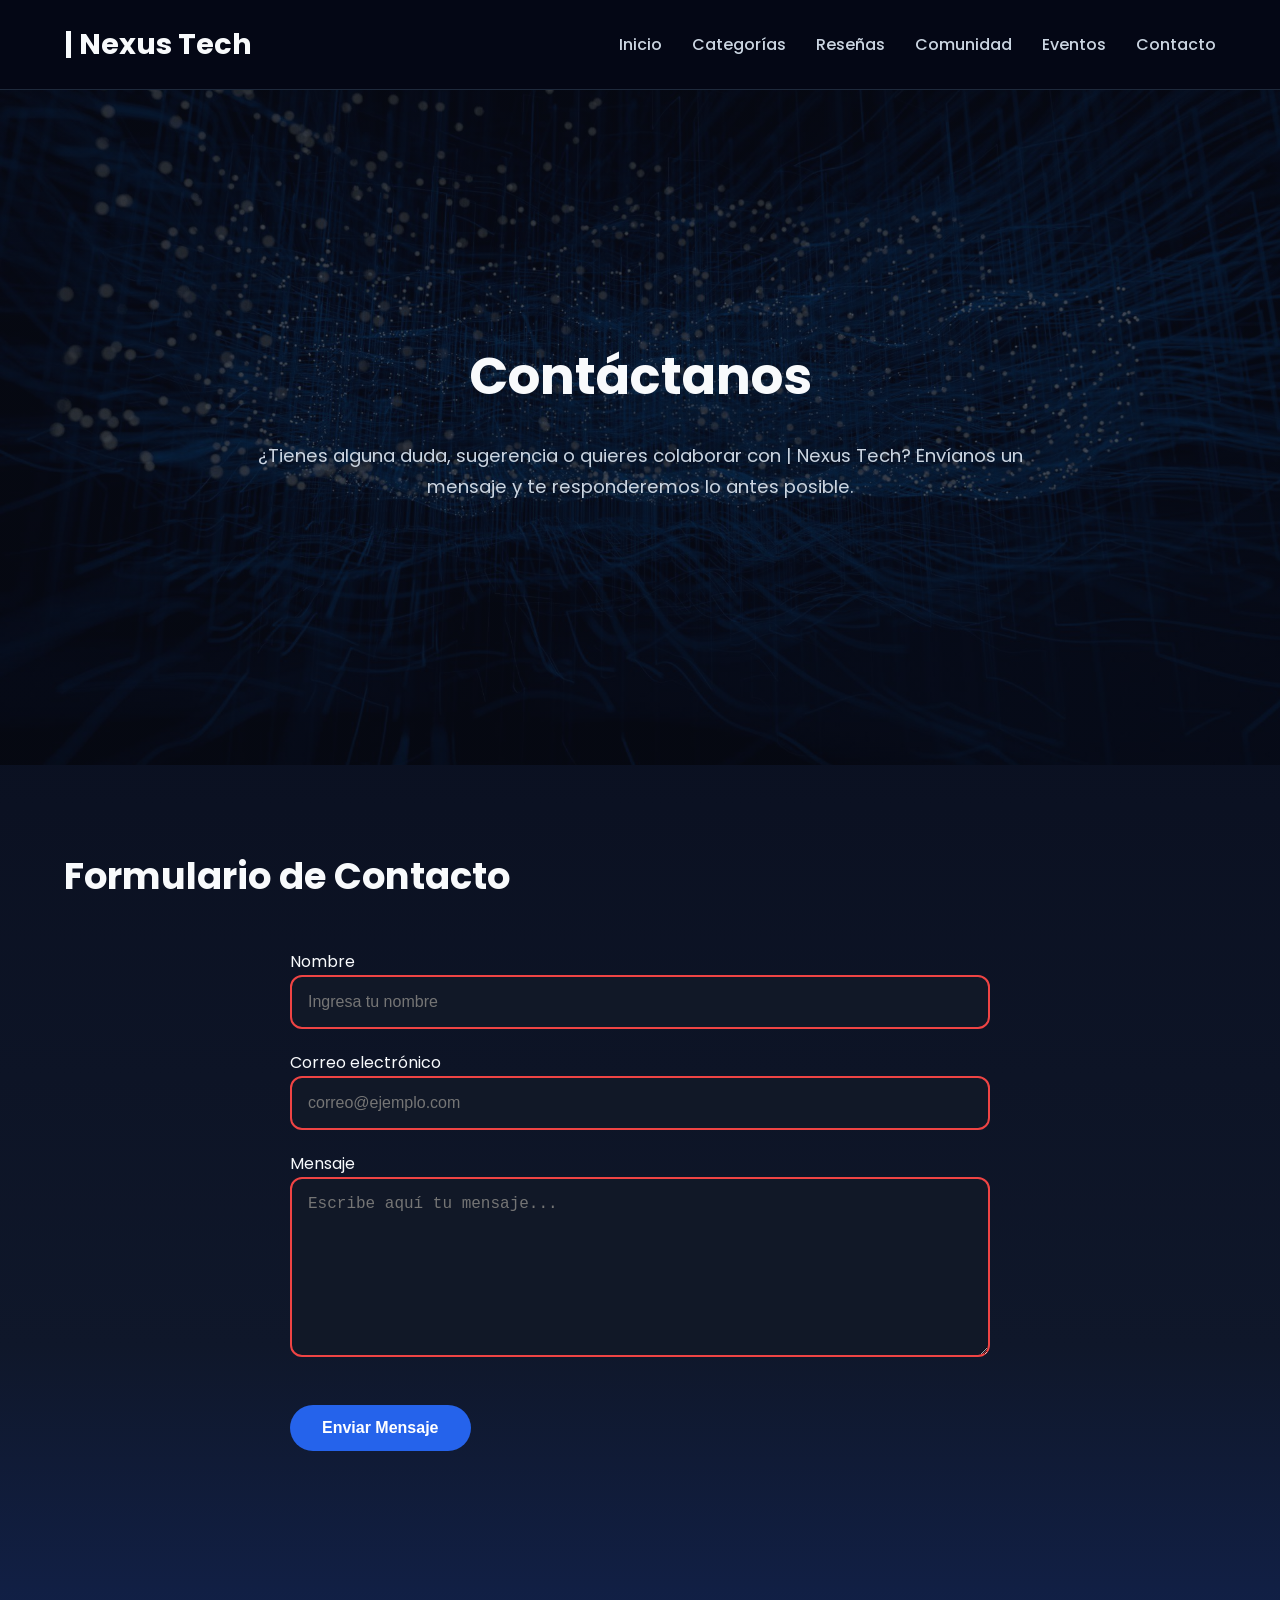
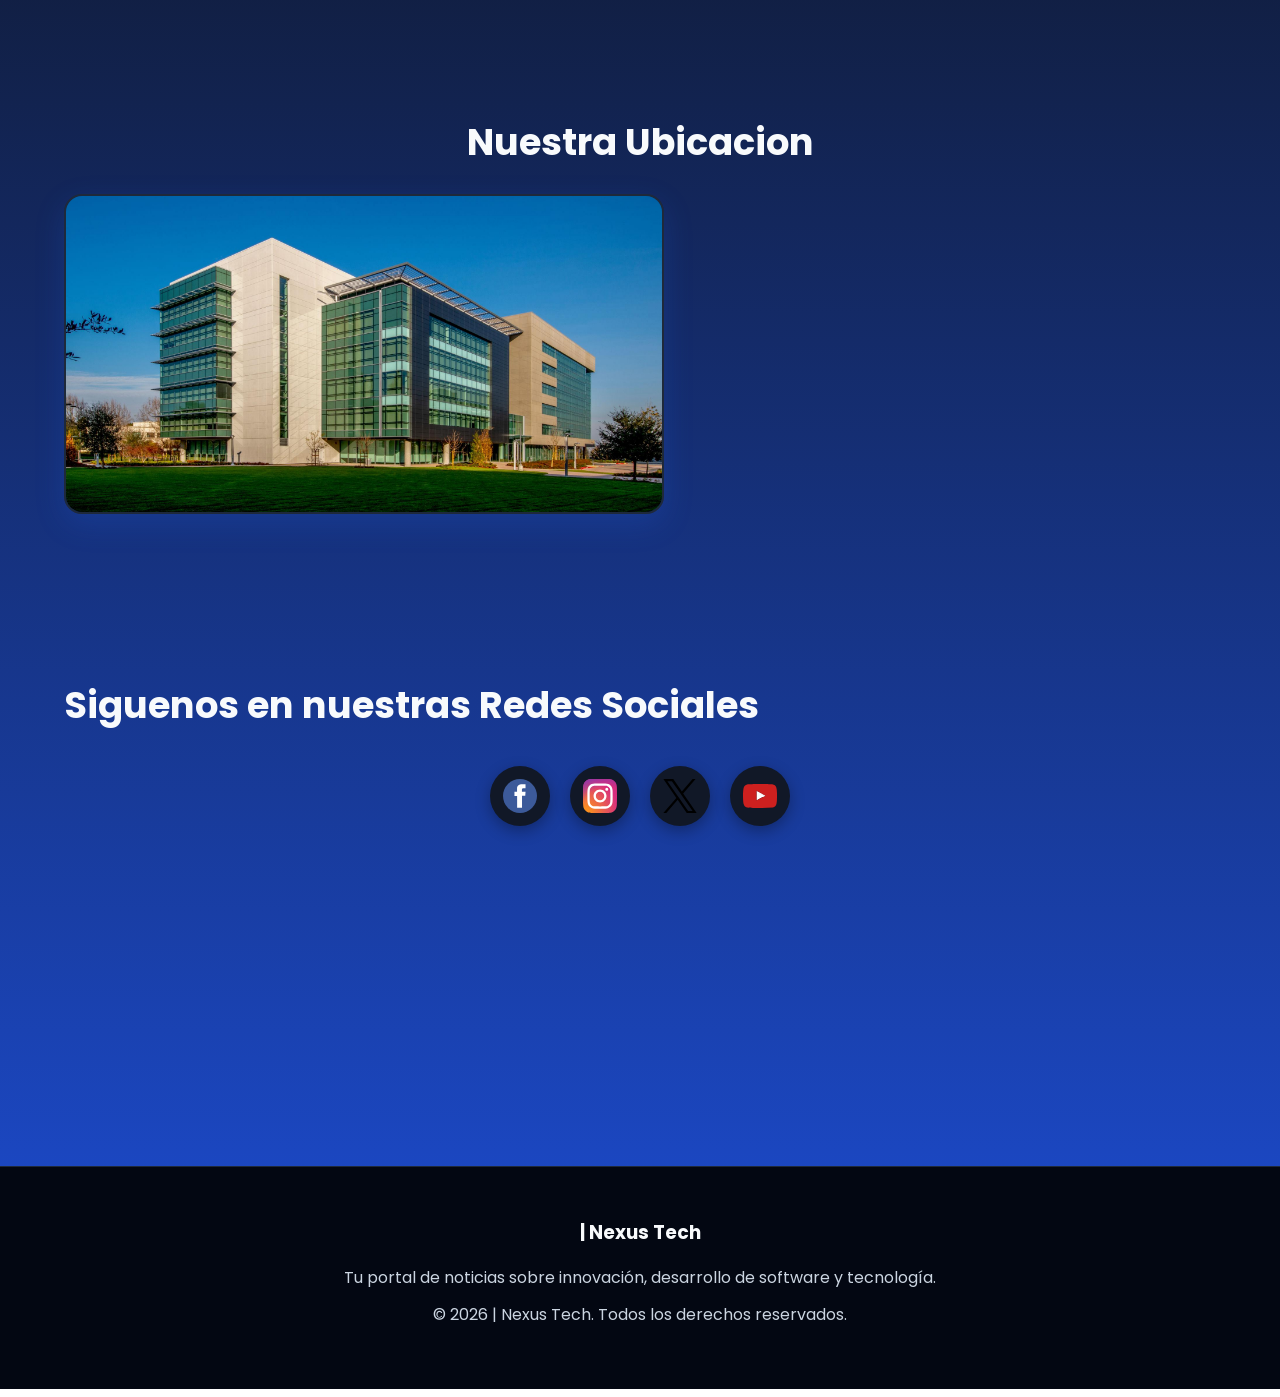
<file: pages/contacto.html>
<!DOCTYPE html>
<html lang="es">
<head>
    <meta charset="UTF-8">
    <meta name="viewport" content="width=device-width, initial-scale=1.0">
    <title> Contacto | Nexus Tech </title>
     <link rel="stylesheet" href="../assets/css/main.css">

</head>
<body>
    <header class="header">
        <div class="contenedor">
            <div class="logo">
                <h1> | Nexus Tech </h1>
            </div>
            <nav class="menu">
                <ul>
                    <li><a href="../index.html"> Inicio </a></li>
                    <li><a href="categorias.html">Categorías </a></li>
                    <li><a href="resenas.html">Reseñas</a></li>
                    <li><a href="comunidad.html">Comunidad </a></li>
                    <li><a href="eventos.html">Eventos</a></li>
                    <li><a href="contacto.html">Contacto</a></li>
                </ul>
            </nav>
        </div>
    </header>

    <section class="hero">
        <div class="hero-contenido">
            <h2> Contáctanos </h2>
            <p>¿Tienes alguna duda, sugerencia o quieres colaborar con | Nexus Tech? Envíanos un mensaje y te responderemos lo antes posible.</p>
        </div>
    </section>

    <main class="contenedor">
        <section class="contacto">
            <h2> Formulario  de Contacto </h2>
            <form>
                <label for="nombre">Nombre</label>
                <input type="text" id="nombre" name="nombre" placeholder="Ingresa tu nombre" required>
                <label for="correo">Correo electrónico</label>
                <input type="email" id="correo" name="correo" placeholder="correo@ejemplo.com" required>
                <label for="mensaje">Mensaje</label>
                <textarea id="mensaje" name="mensaje" rows="8" placeholder="Escribe aquí tu mensaje..." required></textarea>
                <button type="submit" class="boton">Enviar Mensaje</button>
             </form>
        <section>

        <section class="mapa">
            <h2>Nuestra Ubicacion</h2>
            <img src="../assets/img/ubicacion.jpg" alt="Oficinas Nexus Tech">
        </section>

        <section class="redes">
            <h2> Siguenos en nuestras Redes Sociales </h2> 
            <div class="redes-sociales">

                <a href="https://facebook.com" target="_blank">
                        <img src="../assets/icons/facebook.svg" alt="Facebook">
                </a>

                <a href="https://instagram.com" target="_blank">
                        <img src="../assets/icons/instagram.svg" alt="Instagram">
                </a>

                <a href="https://x.com" target="_blank">
                        <img src="../assets/icons/x.svg" alt="X">
                </a>

                <a href="https://youtube.com" target="_blank">
                        <img src="../assets/icons/youtube.svg" alt="YouTube">
                </a>
            </div>   
        </section>
    </main>

     <footer class="footer">
        <div class="contenedor">
            <h3>| Nexus Tech</h3>
            <p>Tu portal de noticias sobre innovación, desarrollo de software y tecnología.</p>
            <p>&copy; 2026 | Nexus Tech. Todos los derechos reservados.</p>
        </div>
    </footer>

</body>
</html>
</file>
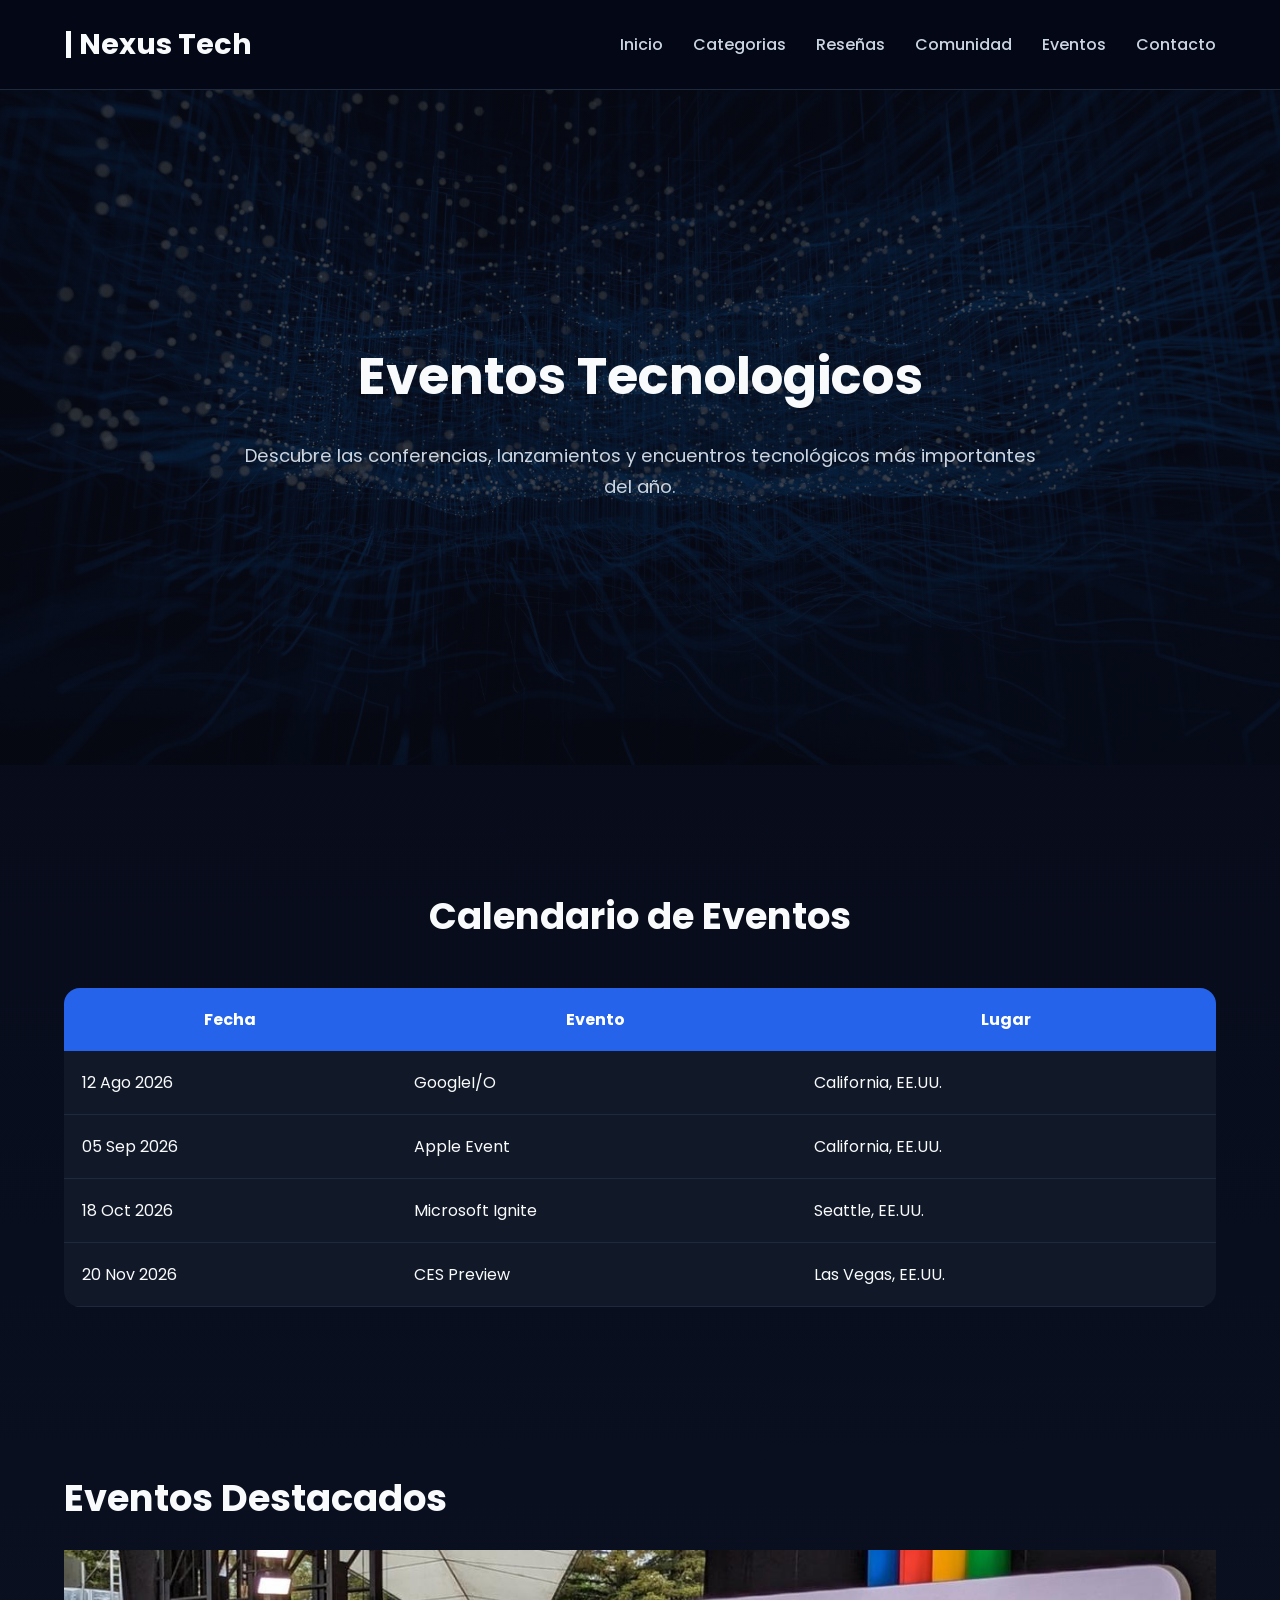
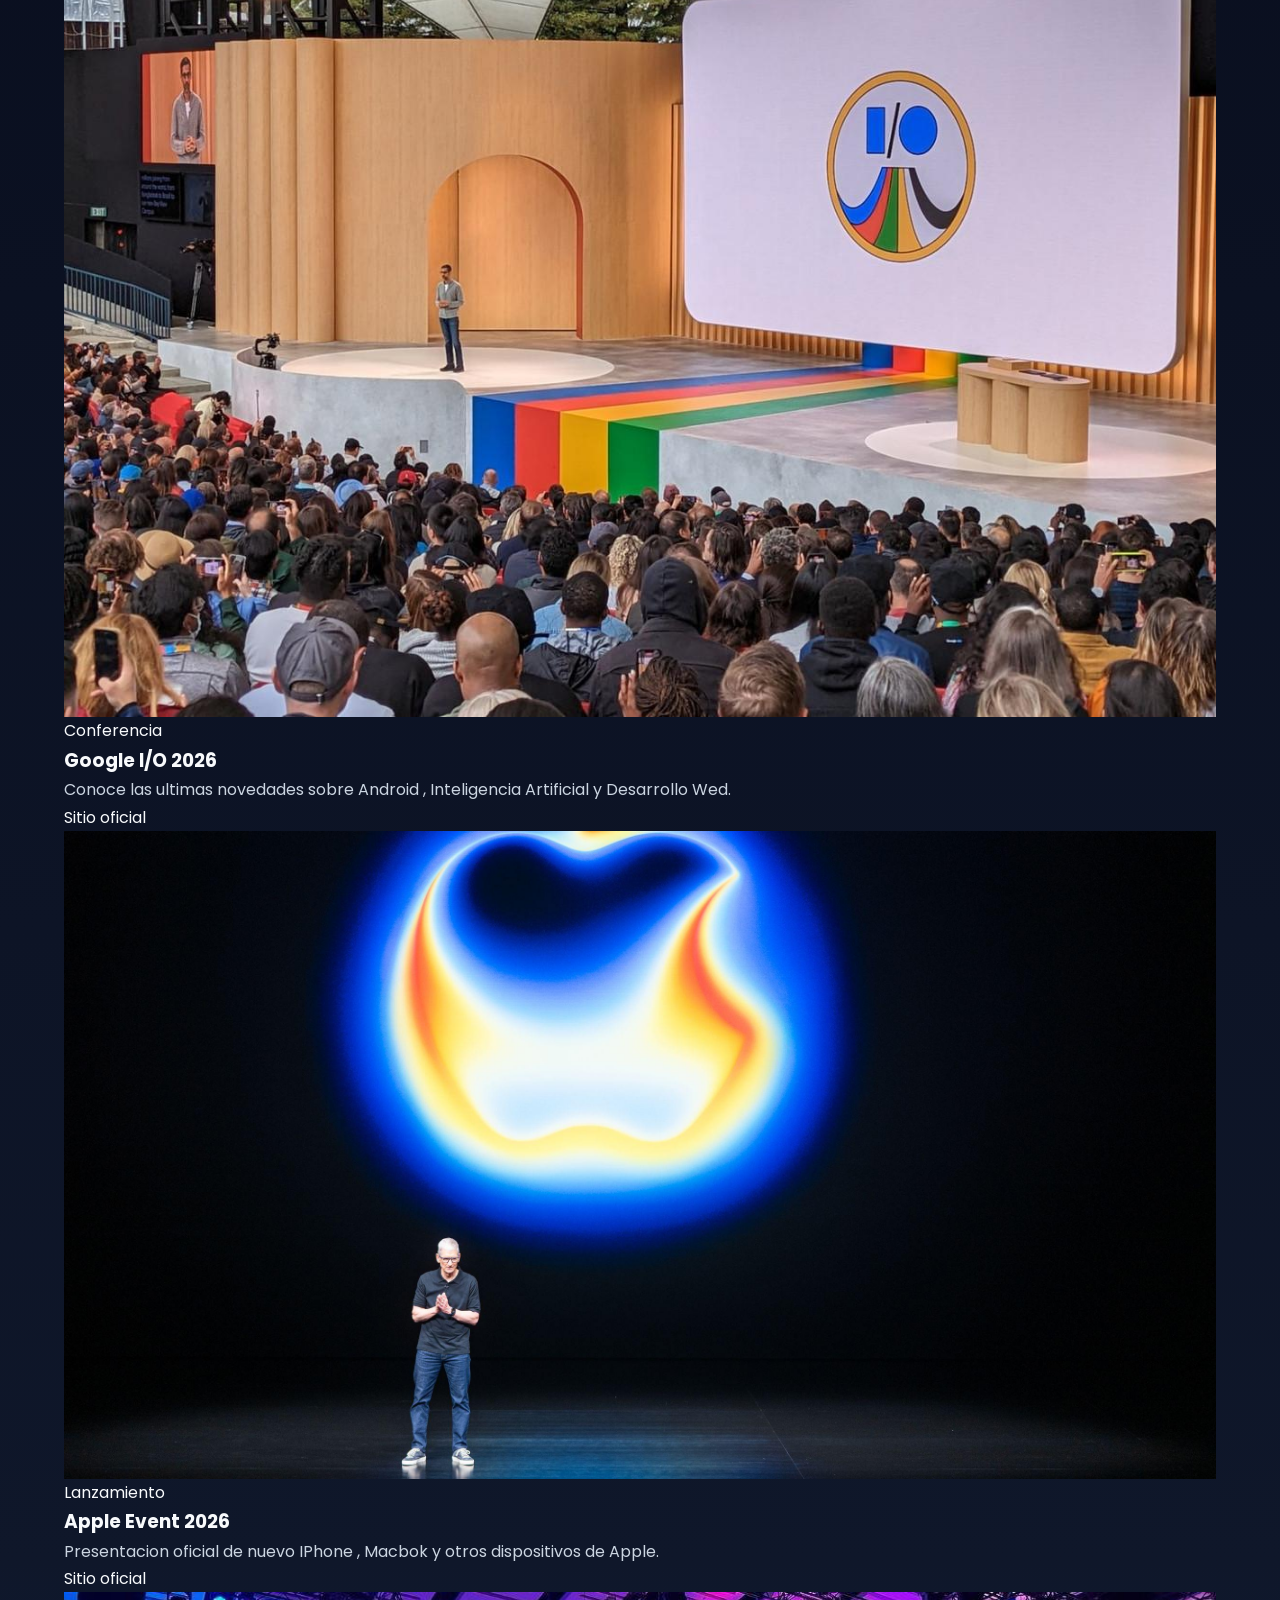
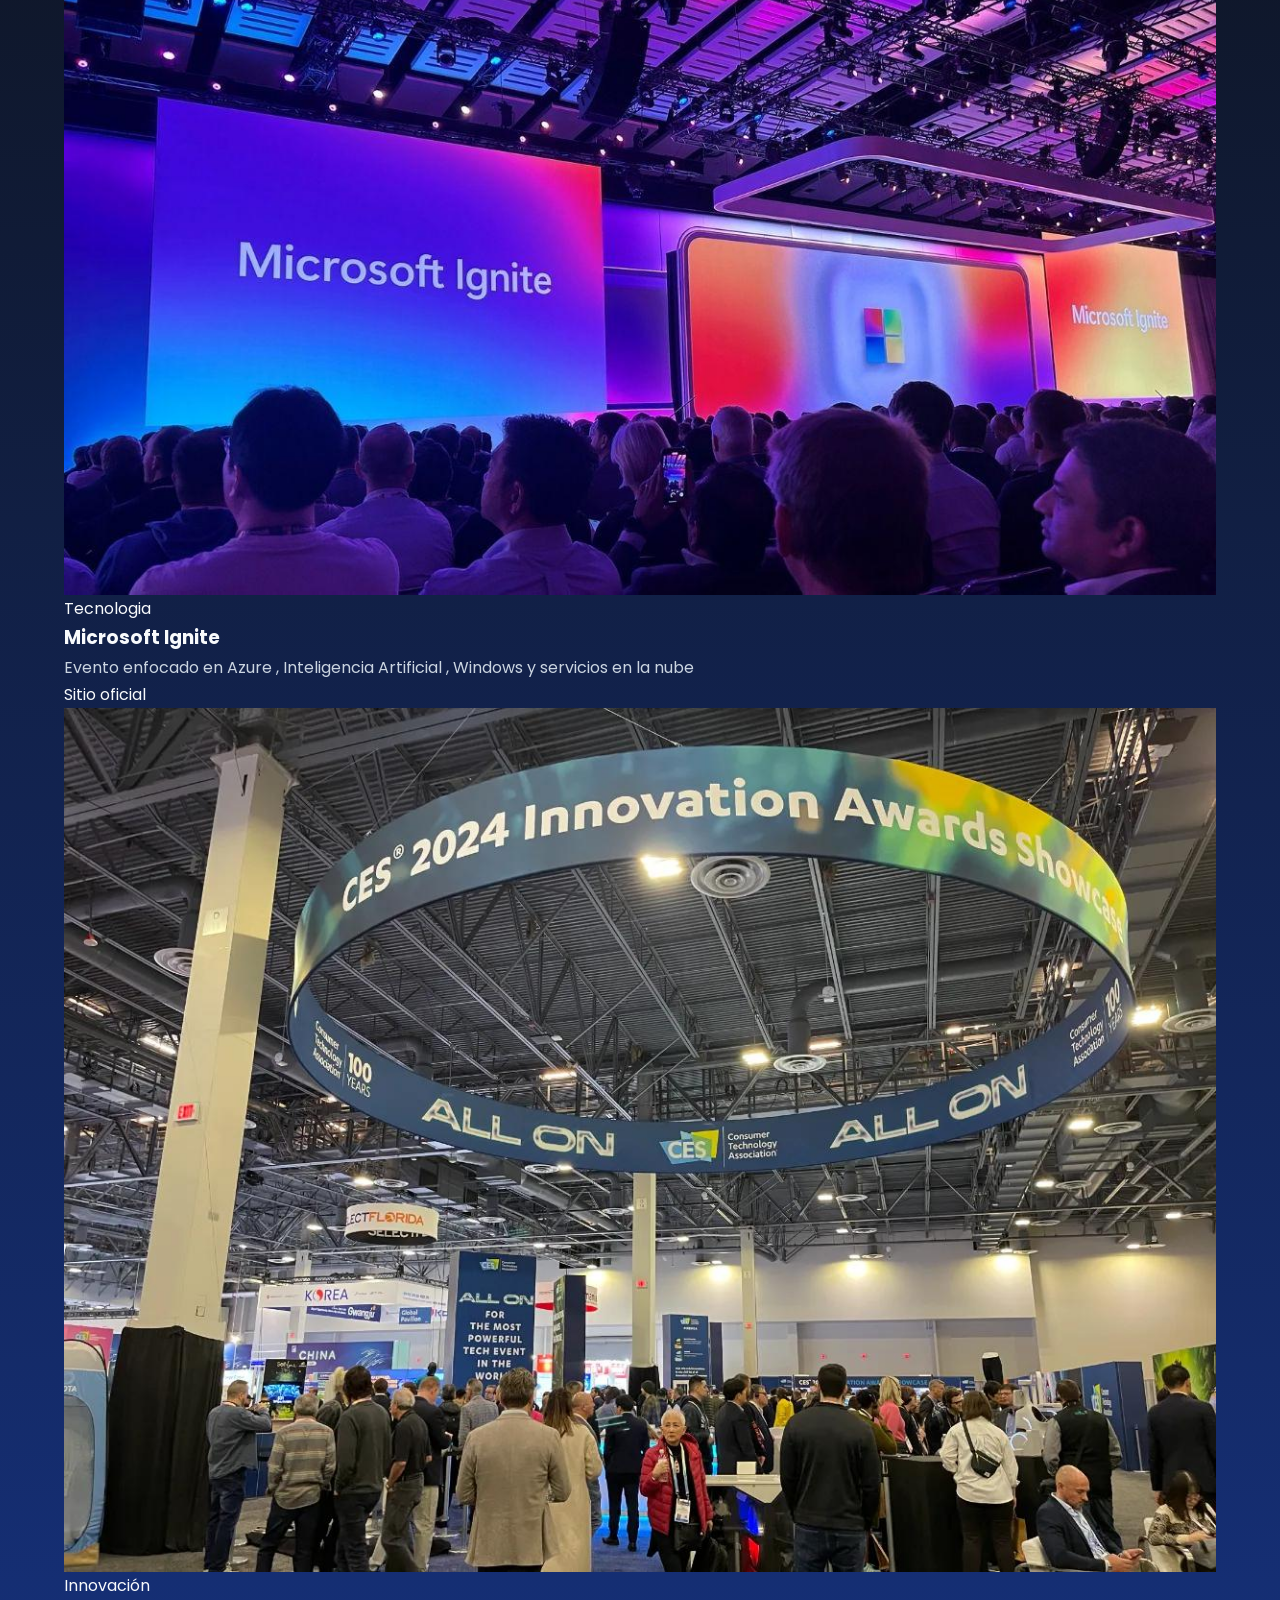
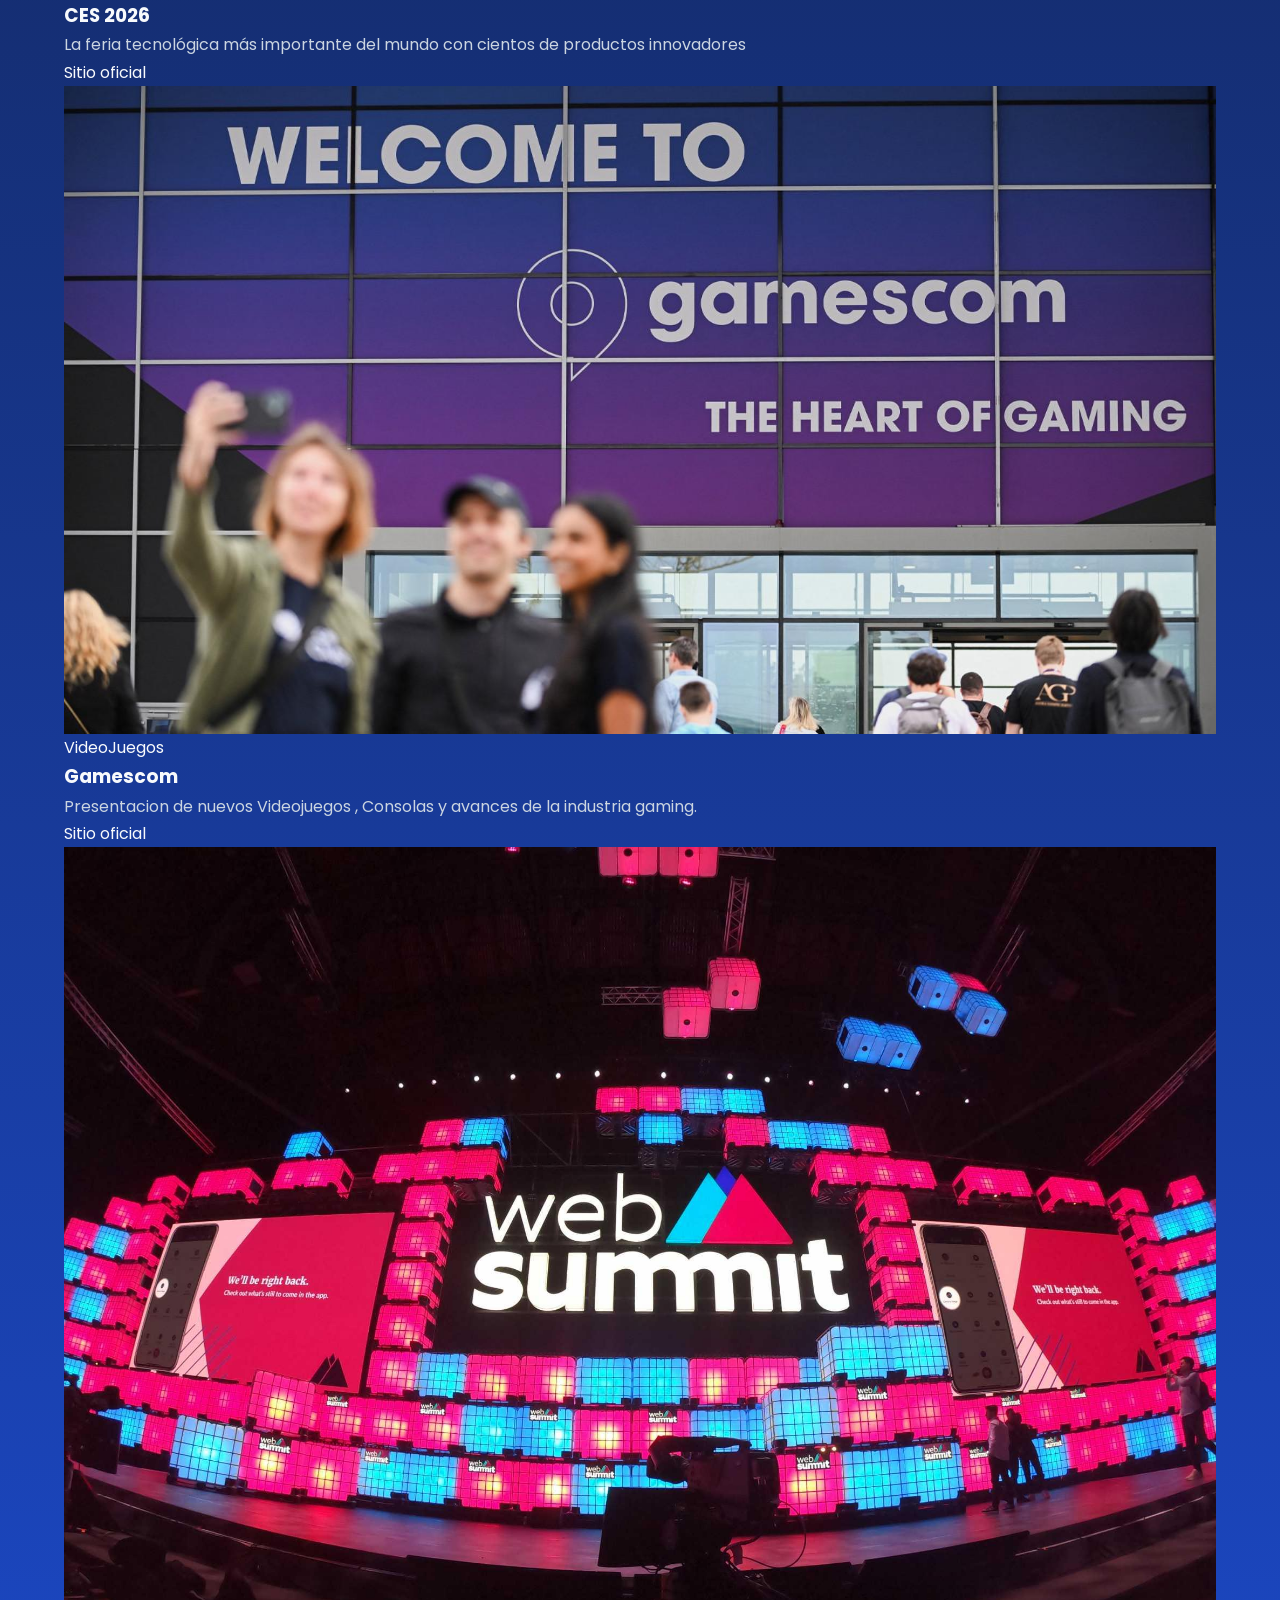
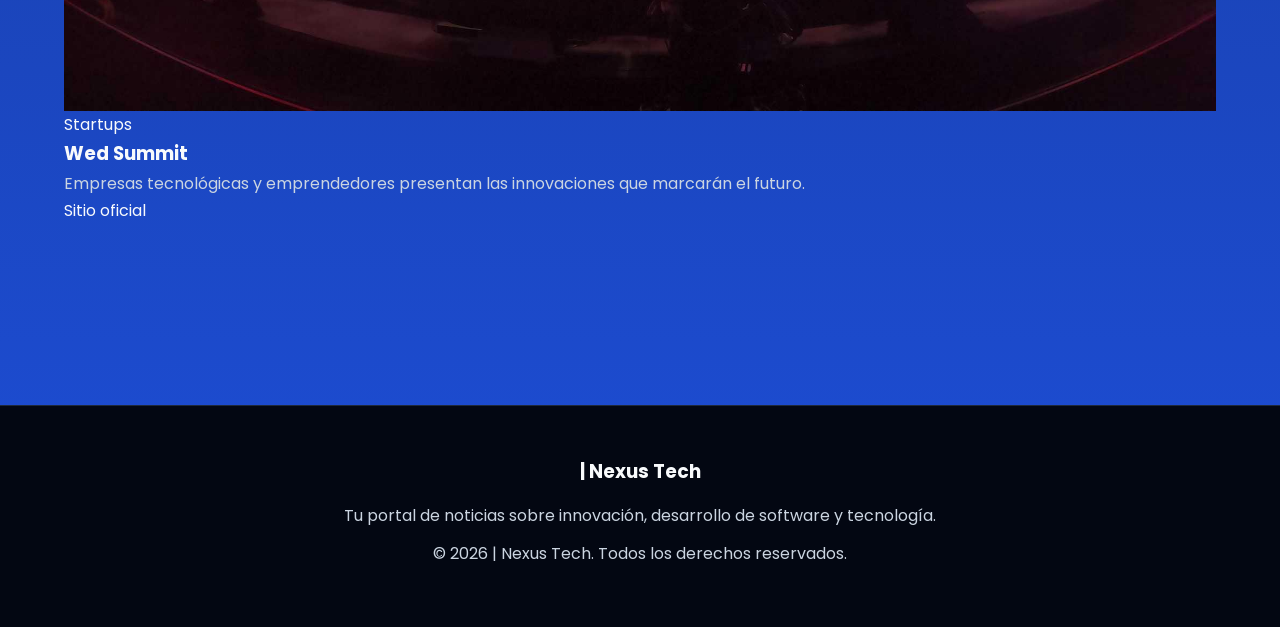
<file: pages/eventos.html>
<!DOCTYPE html>
<html lang="es">
<head>
    <meta charset="UTF-8">
    <meta name="viewport" content="width=device-width, initial-scale=1.0">
    <title>Eventos | Nexus Tech</title>
     <link rel="stylesheet" href="../assets/css/main.css">
</head>
<body>
    <header class="header">
        <div class="contenedor">
            <div class="logo">
                <h1>| Nexus Tech </h1>            
            </div>
            <nav class="menu">
                <ul>
                    <li><a href="../index.html"> Inicio </a></li>
                    <li><a href="categorias.html"> Categorias </a></li>
                    <li><a href="resenas.html"> Reseñas </a></li>
                    <li><a href="comunidad.html"> Comunidad </a></li>
                    <li><a href="eventos.html"> Eventos </a></li>
                    <li><a href="contacto.html">Contacto</a></li>
                </ul>
            </nav>
        </div>
    </header>

    <section class="hero">
        <div class="hero-contenido">
            <h2>Eventos Tecnologicos</h2>
            <p>Descubre las conferencias, lanzamientos y encuentros tecnológicos más importantes del año.</p>
        </div>
    </section>

    <main class="contenedor">
        <section class="articulos">
            <h2> Calendario de Eventos </h2>
            <table>
                <thead>
                    <tr>
                        <th> Fecha </th>
                        <th> Evento </th>
                        <th> Lugar </th> 
                    </tr>
                </thead>
                <tbody>
                    <tr>
                        <td> 12 Ago 2026 </td>
                        <td> GoogleI/O </td>
                        <td> California, EE.UU. </td>
                    </tr>
                    <tr>
                        <td> 05 Sep 2026 </td>
                        <td> Apple Event </td>
                        <td> California, EE.UU. </td>
                    </tr>
                    <tr>
                        <td> 18 Oct 2026 </td>
                        <td> Microsoft Ignite </td>
                        <td> Seattle, EE.UU. </td>
                    </tr>
                    <tr>
                        <td> 20 Nov 2026 </td>
                        <td> CES Preview </td>
                        <td> Las Vegas, EE.UU. </td>
                    </tr>
                </tbody>
            </table>
        </section>

        <section class="mansory-events">
            <h2> Eventos Destacados </h2>
            <div class="event-card">
                <!-- Evento 1 -->
                 <article class="event-card">
                    <img src="../assets/img/googleio.jpg" alt="Google I/O">
                    <div class="event-content">
                        <span> Conferencia </span>
                        <h3> Google I/O 2026 </h3>
                        <p> Conoce las ultimas novedades sobre Android , Inteligencia Artificial y Desarrollo Wed. </p>
                         <a href="https://io.google" target="_blank">Sitio oficial</a>
                    </div>
                 </article>

                 <!-- Evento 2 -->
                  <article class="event-card">
                    <img src="../assets/img/appleevent.jpg" alt="Apple Event">
                    <div class="event-content">
                        <span> Lanzamiento </span>
                        <h3> Apple Event 2026 </h3>
                        <p> Presentacion oficial de nuevo IPhone , Macbok y otros dispositivos de Apple. </p>
                        <a href="https://www.apple.com/apple-events/" target="_blank">Sitio oficial</a>
                    </div>
                  </article>

                  <!-- Evento 3 -->
                   <article class="event-card">
                     <img src="../assets/img/microsoft.jpg" alt="Microsoft Ignite">
                     <div class="event-content">
                        <span> Tecnologia </span>
                        <h3> Microsoft Ignite </h3>
                        <p> Evento enfocado en Azure , Inteligencia Artificial , Windows y servicios en la nube </p>
                         <a href="https://ignite.microsoft.com/" target="_blank">Sitio oficial</a>
                     </div>
                   </article>

                   <!-- Evento 4 -->
                    <article class="event-card">
                         <img src="../assets/img/ces.jpg" alt="CES">
                         <div class="event-content">
                            <span> Innovación </span>
                            <h3> CES 2026 </h3>
                            <p> La feria tecnológica más importante del mundo con cientos de productos innovadores </p>
                             <a href="https://www.ces.tech/" target="_blank">Sitio oficial</a>  
                         </div>
                    </article>

                    <!-- Evento 5 -->
                     <article class="event-card">
                        <img src="../assets/img/gamescom.jpg" alt="Gamescom">
                        <div class="event-content">
                            <span> VideoJuegos </span>
                            <h3> Gamescom </h3>
                            <p> Presentacion de nuevos Videojuegos , Consolas y avances de la industria gaming. </p>
                            <a href="https://www.gamescom.global/" target="_blank">Sitio oficial</a>
                        </div>
                     </article>

                     <!-- Evento 6 -->
                      <article class="event-card">
                        <img src="../assets/img/websummit.jpg" alt="Web Summit">
                        <div class="event-content">
                            <span> Startups </span>
                            <h3> Wed Summit </h3>
                            <p> Empresas tecnológicas y emprendedores presentan las innovaciones que marcarán el futuro. </p>
                            <a href="https://websummit.com/" target="_blank">Sitio oficial</a>
                        </div>
                      </article>    
            </div>
        </section>
        
    </main>
    <footer class="footer">
    <div class="contenedor">
        <h3>| Nexus Tech</h3>
        <p>Tu portal de noticias sobre innovación, desarrollo de software y tecnología.</p>
        <p>&copy; 2026 | Nexus Tech. Todos los derechos reservados.</p>
    </div>
</footer>
    
</body>
</html
</file>
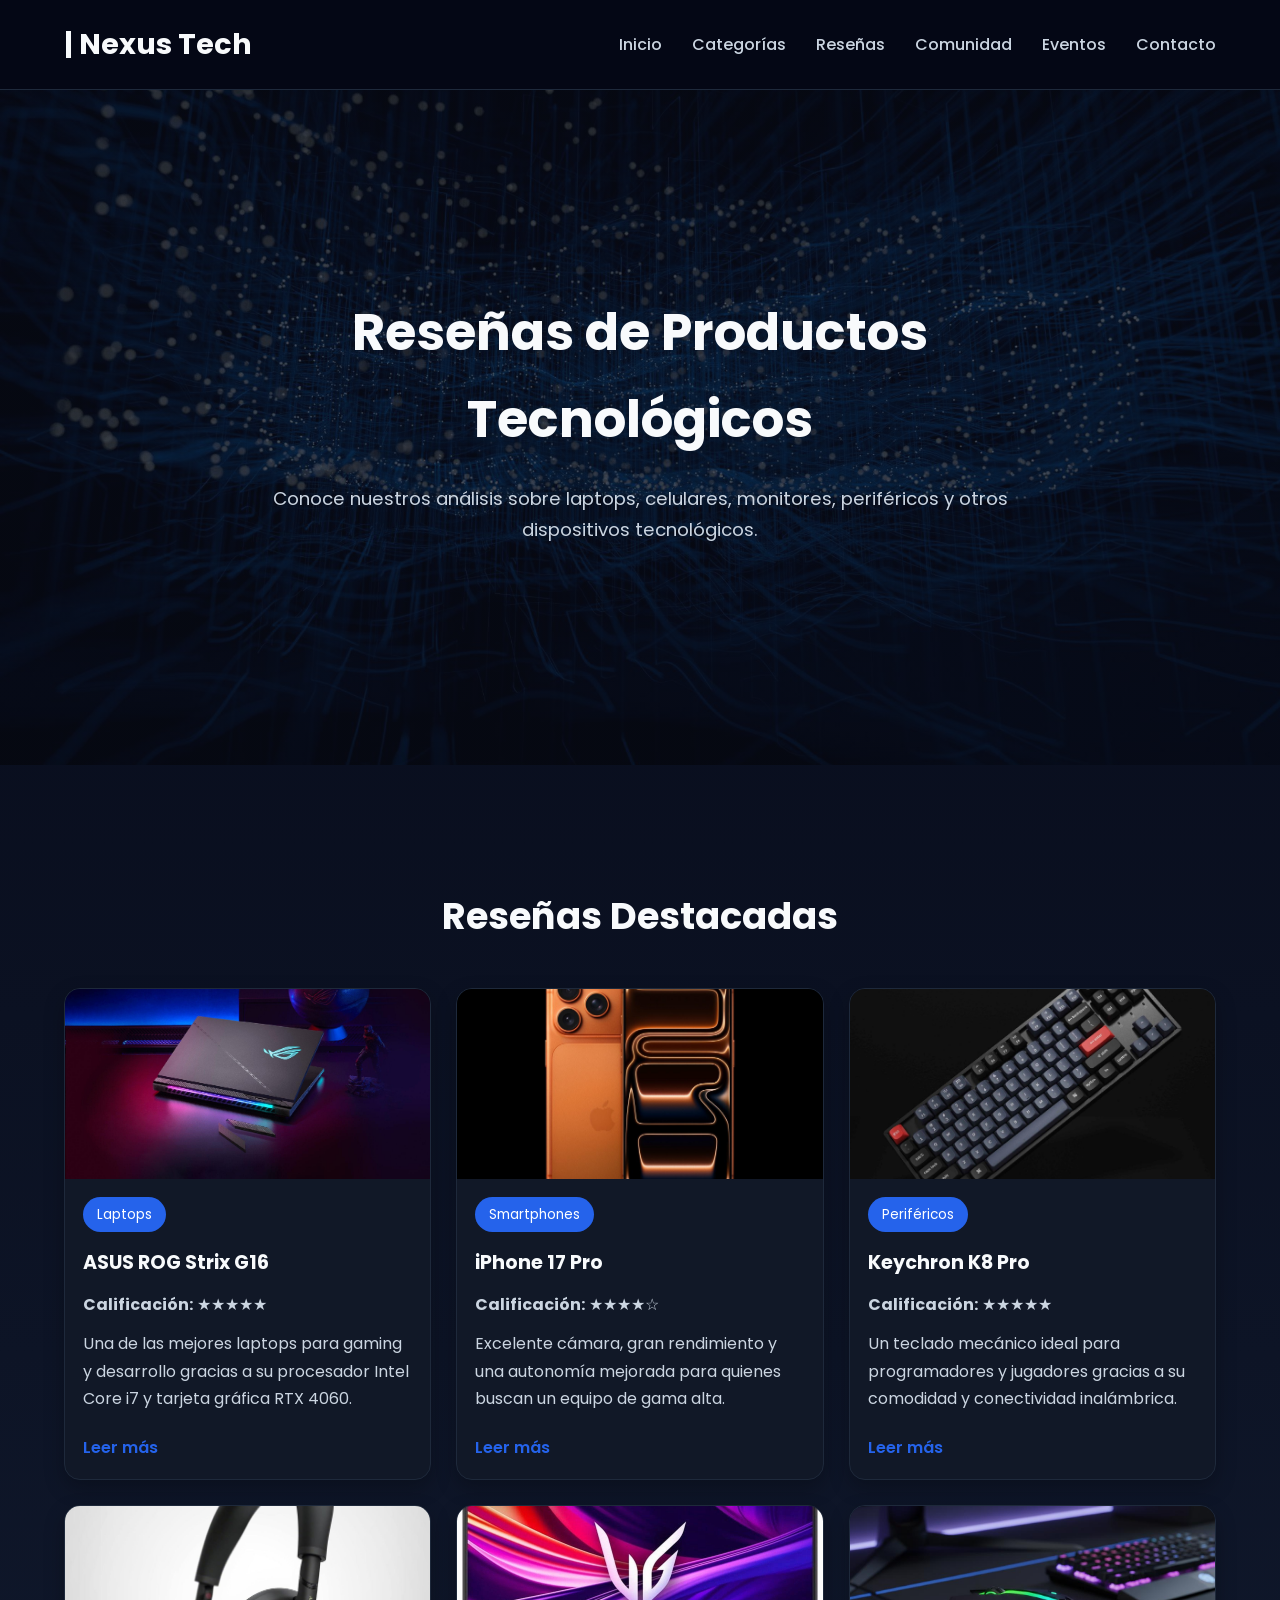
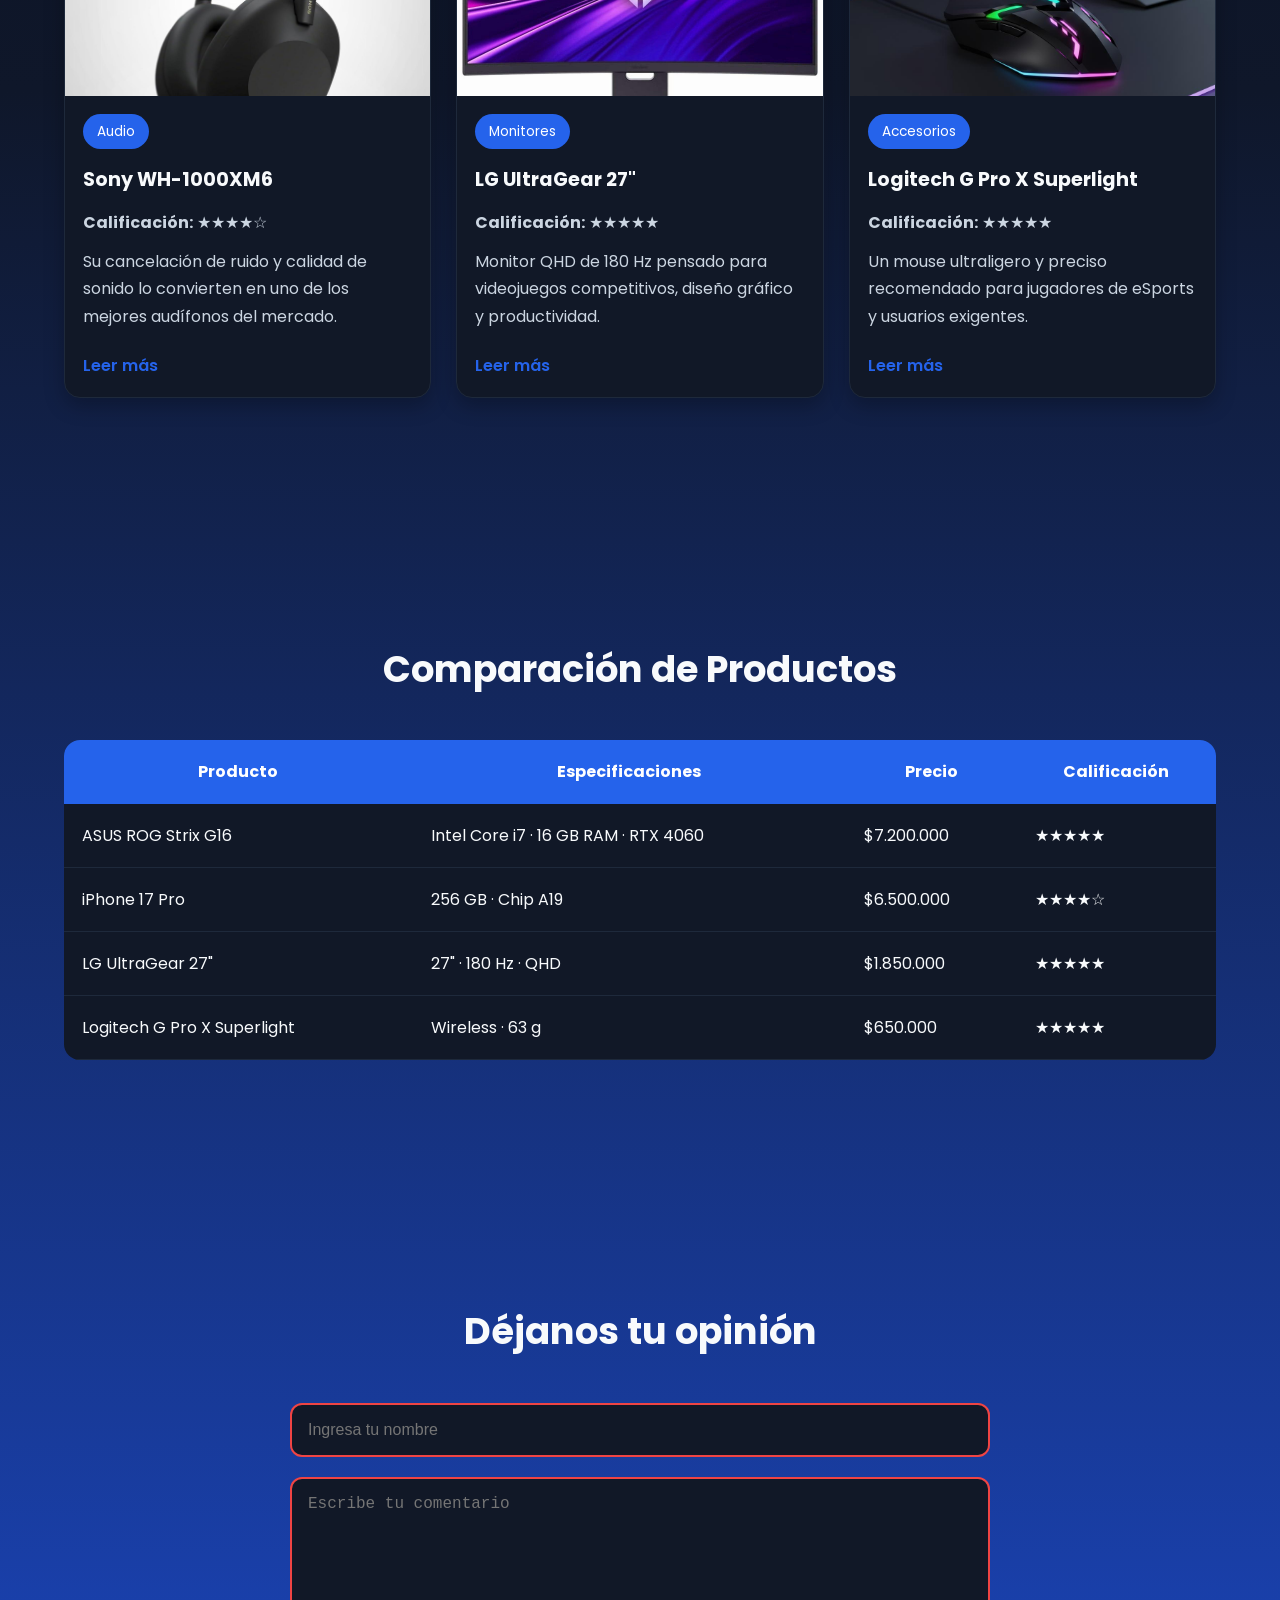
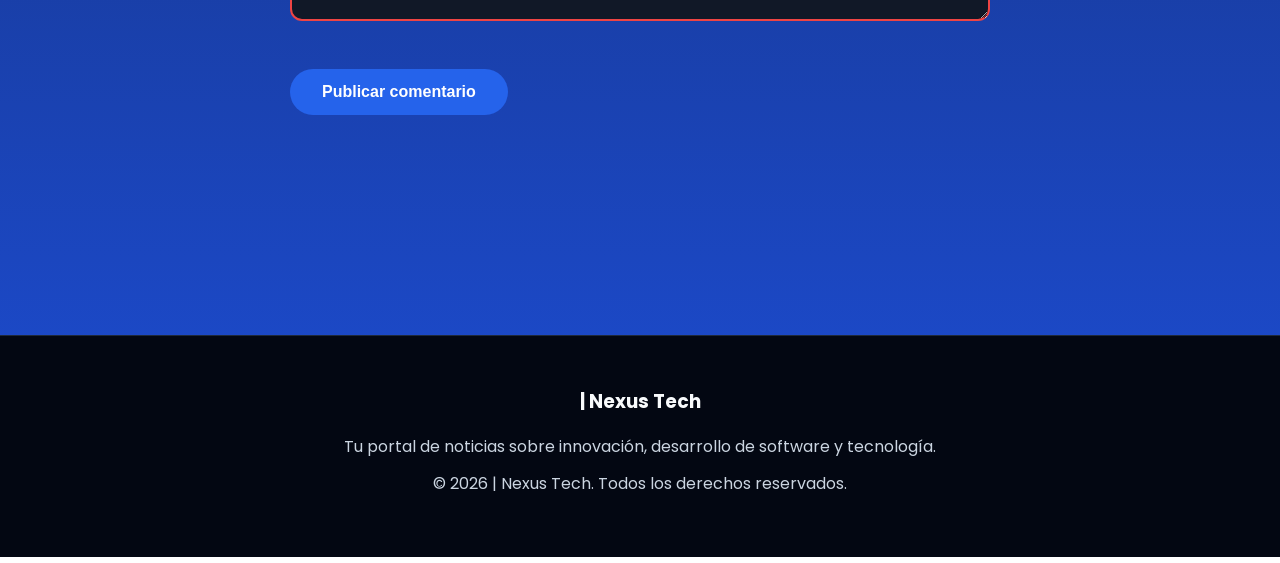
<file: pages/resenas.html>
<!DOCTYPE html>
<html lang="es">
<head>
    <meta charset="UTF-8">
    <meta name="viewport" content="width=device-width, initial-scale=1.0">
    <title>Reseñas | Nexus Tech</title>
    <link rel="stylesheet" href="../assets/css/main.css">
</head>
<body>
    <header class="header">
        <div class="contenedor">
            <div class="logo">
                <h1>| Nexus Tech</h1>
            </div>
            <nav class="menu">
                <ul>
                    <li><a href="../index.html">Inicio</a></li>
                    <li><a href="categorias.html">Categorías</a></li>
                    <li><a href="resenas.html">Reseñas</a></li>
                    <li><a href="comunidad.html">Comunidad</a></li>
                    <li><a href="eventos.html">Eventos</a></li>
                    <li><a href="contacto.html">Contacto</a></li>
                </ul>
            </nav>
        </div>
    </header>

    <section class="hero">
        <div class="hero-contenido">
            <h2>Reseñas de Productos Tecnológicos</h2>
            <p>Conoce nuestros análisis sobre laptops, celulares, monitores, periféricos y otros dispositivos tecnológicos.</p>
        </div>
    </section>

    <main class="contenedor">
        <section class="articulos">
            <h2>Reseñas Destacadas</h2>
            <div class="grid-articulos">

                <!-- Tarjeta 1 -->
<article class="tarjeta">
    <img src="../assets/img/laptop.jpg" alt="Laptop Gamer">
    <div class="contenido">
        <span>Laptops</span>
        <h3>ASUS ROG Strix G16</h3>
        <p><strong>Calificación:</strong> ★★★★★</p>
        <p>Una de las mejores laptops para gaming y desarrollo gracias a su procesador Intel Core i7 y tarjeta gráfica RTX 4060.</p>
        <a href="#">Leer más</a>
    </div>
</article>

<!-- Tarjeta 2 -->
<article class="tarjeta">
    <img src="../assets/img/phone.jpg" alt="iPhone 17 Pro">
    <div class="contenido">
        <span>Smartphones</span>
        <h3>iPhone 17 Pro</h3>
        <p><strong>Calificación:</strong> ★★★★☆</p>
        <p>Excelente cámara, gran rendimiento y una autonomía mejorada para quienes buscan un equipo de gama alta.</p>
        <a href="#">Leer más</a>
    </div>
</article>

<!-- Tarjeta 3 -->
<article class="tarjeta">
    <img src="../assets/img/teclado.jpg" alt="Teclado Mecánico">
    <div class="contenido">
        <span>Periféricos</span>
        <h3>Keychron K8 Pro</h3>
        <p><strong>Calificación:</strong> ★★★★★</p>
        <p>Un teclado mecánico ideal para programadores y jugadores gracias a su comodidad y conectividad inalámbrica.</p>
        <a href="#">Leer más</a>
    </div>
</article>

<!-- Tarjeta 4 -->
<article class="tarjeta">
    <img src="../assets/img/audifonos.jpg" alt="Audífonos Sony">
    <div class="contenido">
        <span>Audio</span>
        <h3>Sony WH-1000XM6</h3>
        <p><strong>Calificación:</strong> ★★★★☆</p>
        <p>Su cancelación de ruido y calidad de sonido lo convierten en uno de los mejores audífonos del mercado.</p>
        <a href="#">Leer más</a>
    </div>
</article>

<!-- Tarjeta 5 -->
<article class="tarjeta">
    <img src="../assets/img/monitor.jpg" alt="Monitor Gamer">
    <div class="contenido">
        <span>Monitores</span>
        <h3>LG UltraGear 27"</h3>
        <p><strong>Calificación:</strong> ★★★★★</p>
        <p>Monitor QHD de 180 Hz pensado para videojuegos competitivos, diseño gráfico y productividad.</p>
        <a href="#">Leer más</a>
    </div>
</article>

<!-- Tarjeta 6 -->

<article class="tarjeta">
    <img src="../assets/img/mouse.jpg" alt="Mouse Gamer">
    <div class="contenido">
        <span>Accesorios</span>
        <h3>Logitech G Pro X Superlight</h3>
        <p><strong>Calificación:</strong> ★★★★★</p>
        <p>Un mouse ultraligero y preciso recomendado para jugadores de eSports y usuarios exigentes.</p>
        <a href="#">Leer más</a>
    </div>
</article>

            </div>

        </section>

        <section class="comparativa">
            <h2>Comparación de Productos</h2>
            <table>
                <thead>
                    <tr>
                        <th>Producto</th>
                        <th>Especificaciones</th>
                        <th>Precio</th>
                        <th>Calificación</th>
                    </tr>
                </thead>

                <tbody>
                    <tr>
                        <td>ASUS ROG Strix G16</td>
                        <td>Intel Core i7 · 16 GB RAM · RTX 4060</td>
                        <td>$7.200.000</td>
                        <td>★★★★★</td>
                    </tr>
                    <tr>
                        <td>iPhone 17 Pro</td>
                        <td>256 GB · Chip A19</td>
                        <td>$6.500.000</td>
                        <td>★★★★☆</td>
                    </tr>
                    <tr>
                        <td>LG UltraGear 27"</td>
                        <td>27" · 180 Hz · QHD</td>
                        <td>$1.850.000</td>
                        <td>★★★★★</td>
                    </tr>
                    <tr>
                        <td>Logitech G Pro X Superlight</td>
                        <td>Wireless · 63 g</td>
                        <td>$650.000</td>
                        <td>★★★★★</td>
                    </tr>
                </tbody>
            </table>
        </section>

        <section class="comentarios">
            <h2>Déjanos tu opinión</h2>
            <form>
                <input type="text" placeholder="Ingresa tu nombre" required>
                <textarea rows="6" placeholder="Escribe tu comentario" required></textarea>
                <button type="submit" class="boton">Publicar comentario</button>
            </form>
        </section>
    </main>

    <footer class="footer">
        <div class="contenedor">
            <h3>| Nexus Tech</h3>
            <p>Tu portal de noticias sobre innovación, desarrollo de software y tecnología.</p>
            <p>&copy; 2026 | Nexus Tech. Todos los derechos reservados.</p>
        </div>
    </footer>
</body>
</html>
</file>
<file: assets/css/main.css>
@import url("layout.css");
@import url("components.css");
@import url("responsive.css");

@import url("https://fonts.googleapis.com/css2?family=Poppins:wght@300;400;500;600;700&display=swap");

:root{

    --color-fondo:#050816;
    --color-fondo-secundario:#0f172a;
    --color-principal:#2563eb;
    --color-principal-hover:#3b82f6;
    --color-texto:#f8fafc;
    --color-texto-secundario:#cbd5e1;
    --color-tarjeta:#111827;
    --color-borde:#1e293b;

    --sombra:0 10px 30px rgba(37,99,235,.20);

    --radio:16px;

    --transicion:.35s;

}

*{

    margin:0;
    padding:0;
    box-sizing:border-box;

}

html{

    scroll-behavior:smooth;

}

body{

    font-family:"Poppins",sans-serif;

    background:linear-gradient(
        180deg,
        #050816 0%,
        #0f172a 45%,
        #1d4ed8 100%
    );

    color:var(--color-texto);

    line-height:1.7;

}

img{

    width:100%;

    display:block;

}

a{

    text-decoration:none;

    color:inherit;

}

ul{

    list-style:none;

}

.contenedor{

    width:90%;
    max-width:1300px;
    margin:auto;

}

section{

    padding:80px 0;

}

h1,h2,h3{

    font-weight:700;

}

h2{

    font-size:2.3rem;

    margin-bottom:20px;

}

p{

    color:var(--color-texto-secundario);

}

.boton{

    display:inline-block;

    margin-top:20px;

    padding:14px 32px;

    background:var(--color-principal);

    color:white;

    border-radius:50px;

    transition:var(--transicion);

    font-weight:600;

}

.boton:hover{

    background:var(--color-principal-hover);

    transform:translateY(-4px);

    box-shadow:var(--sombra);

}
</file>
